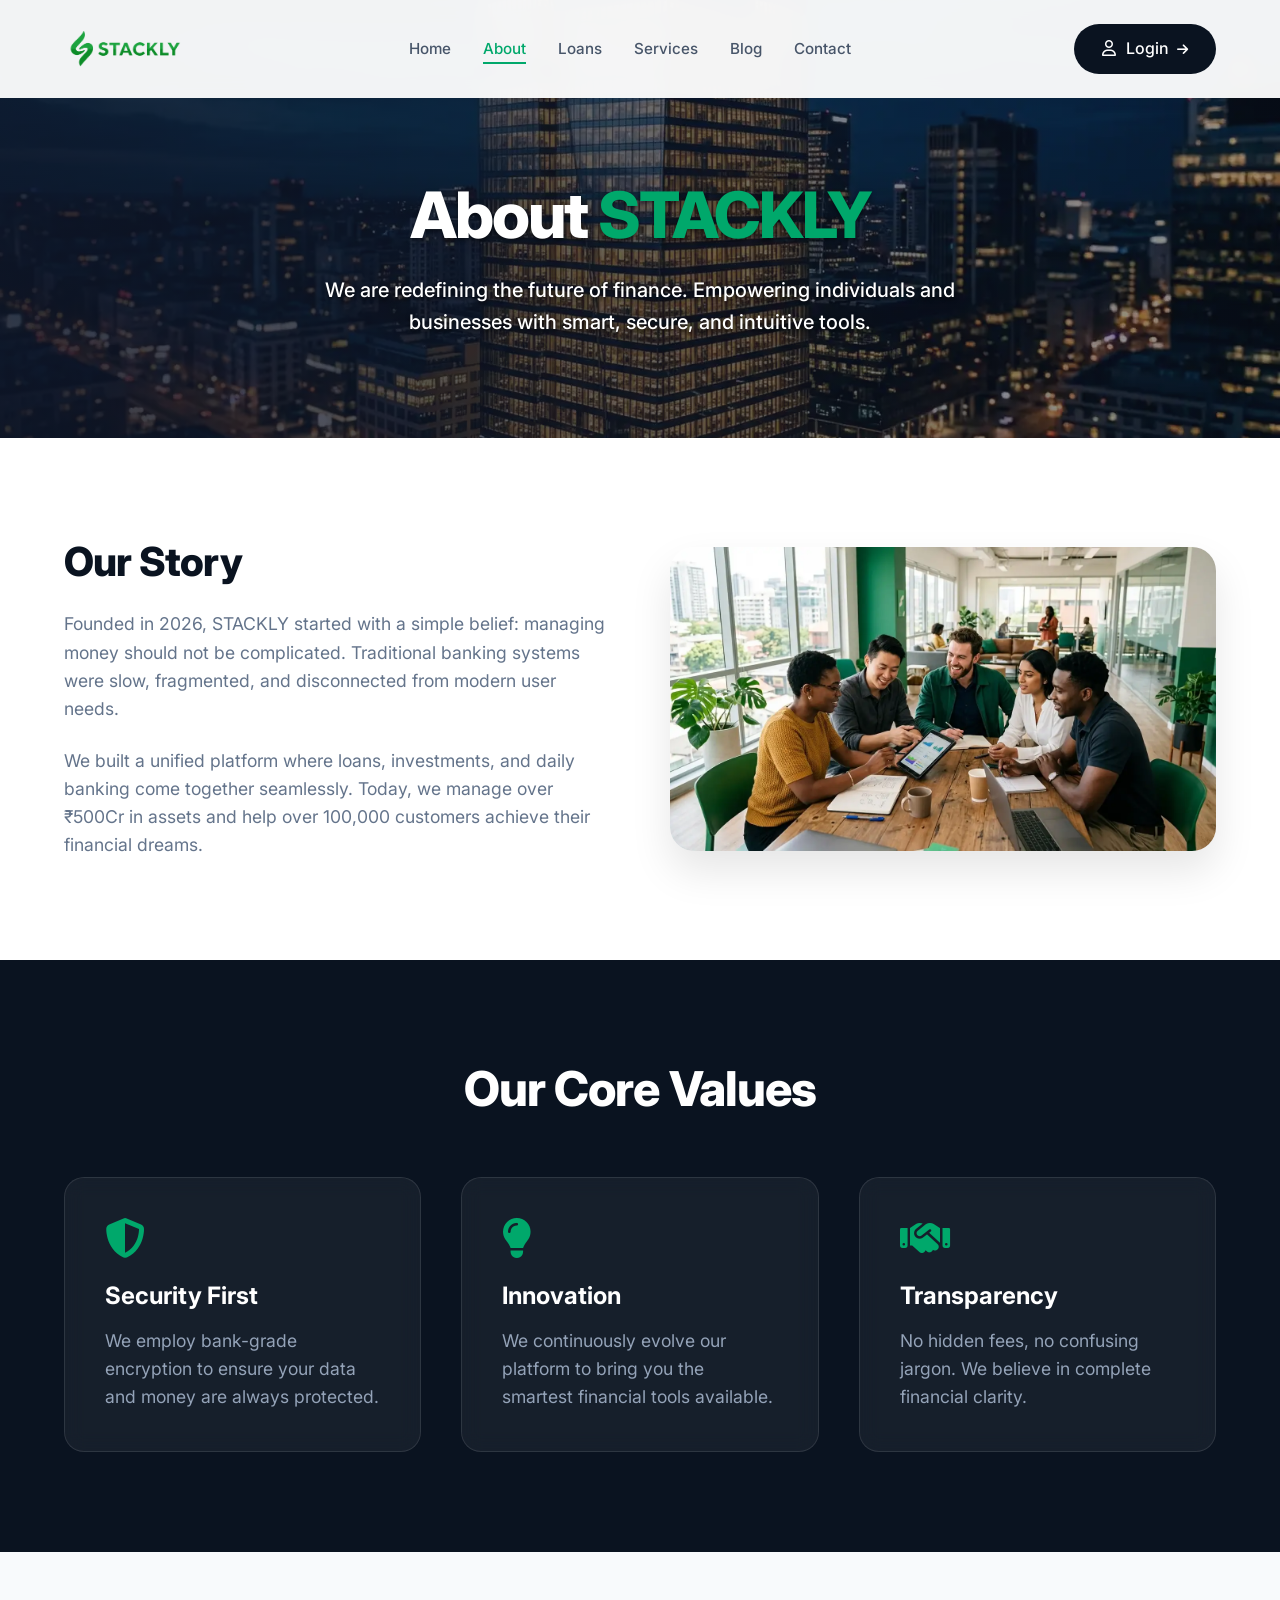
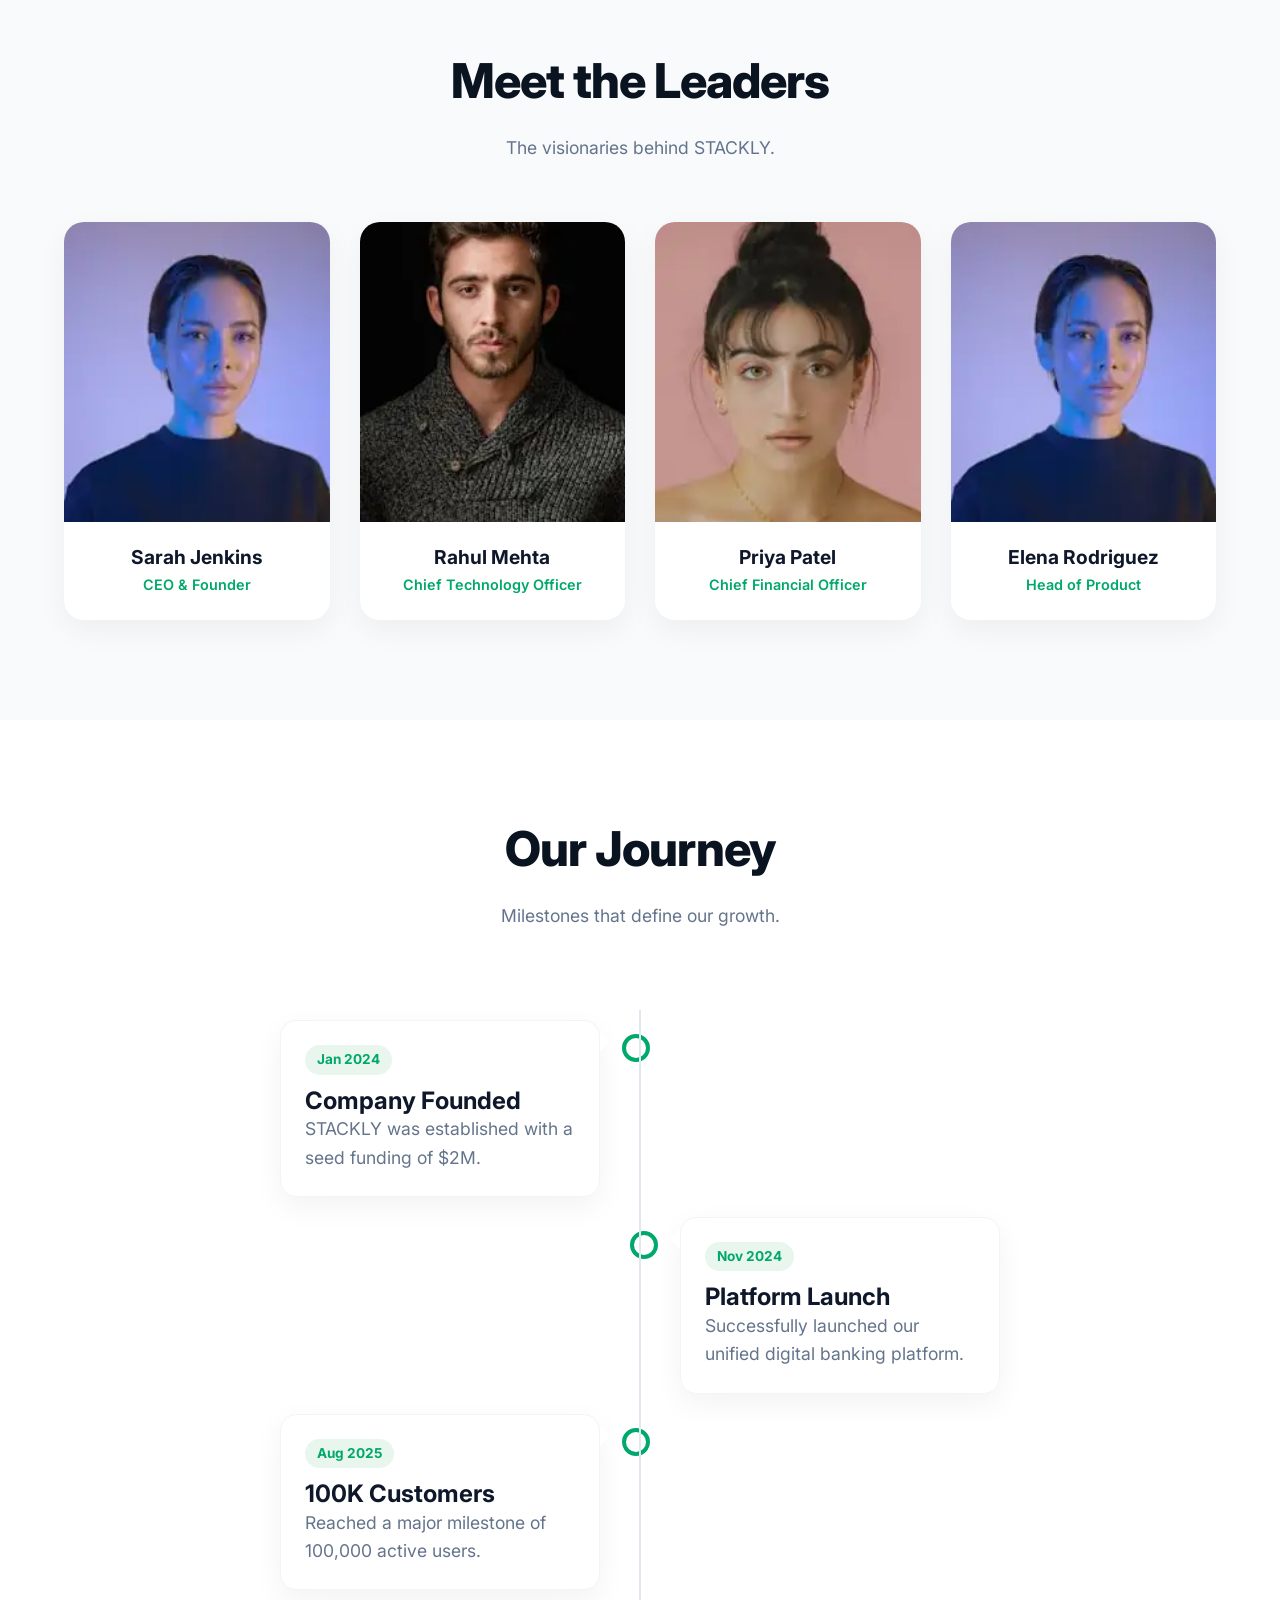
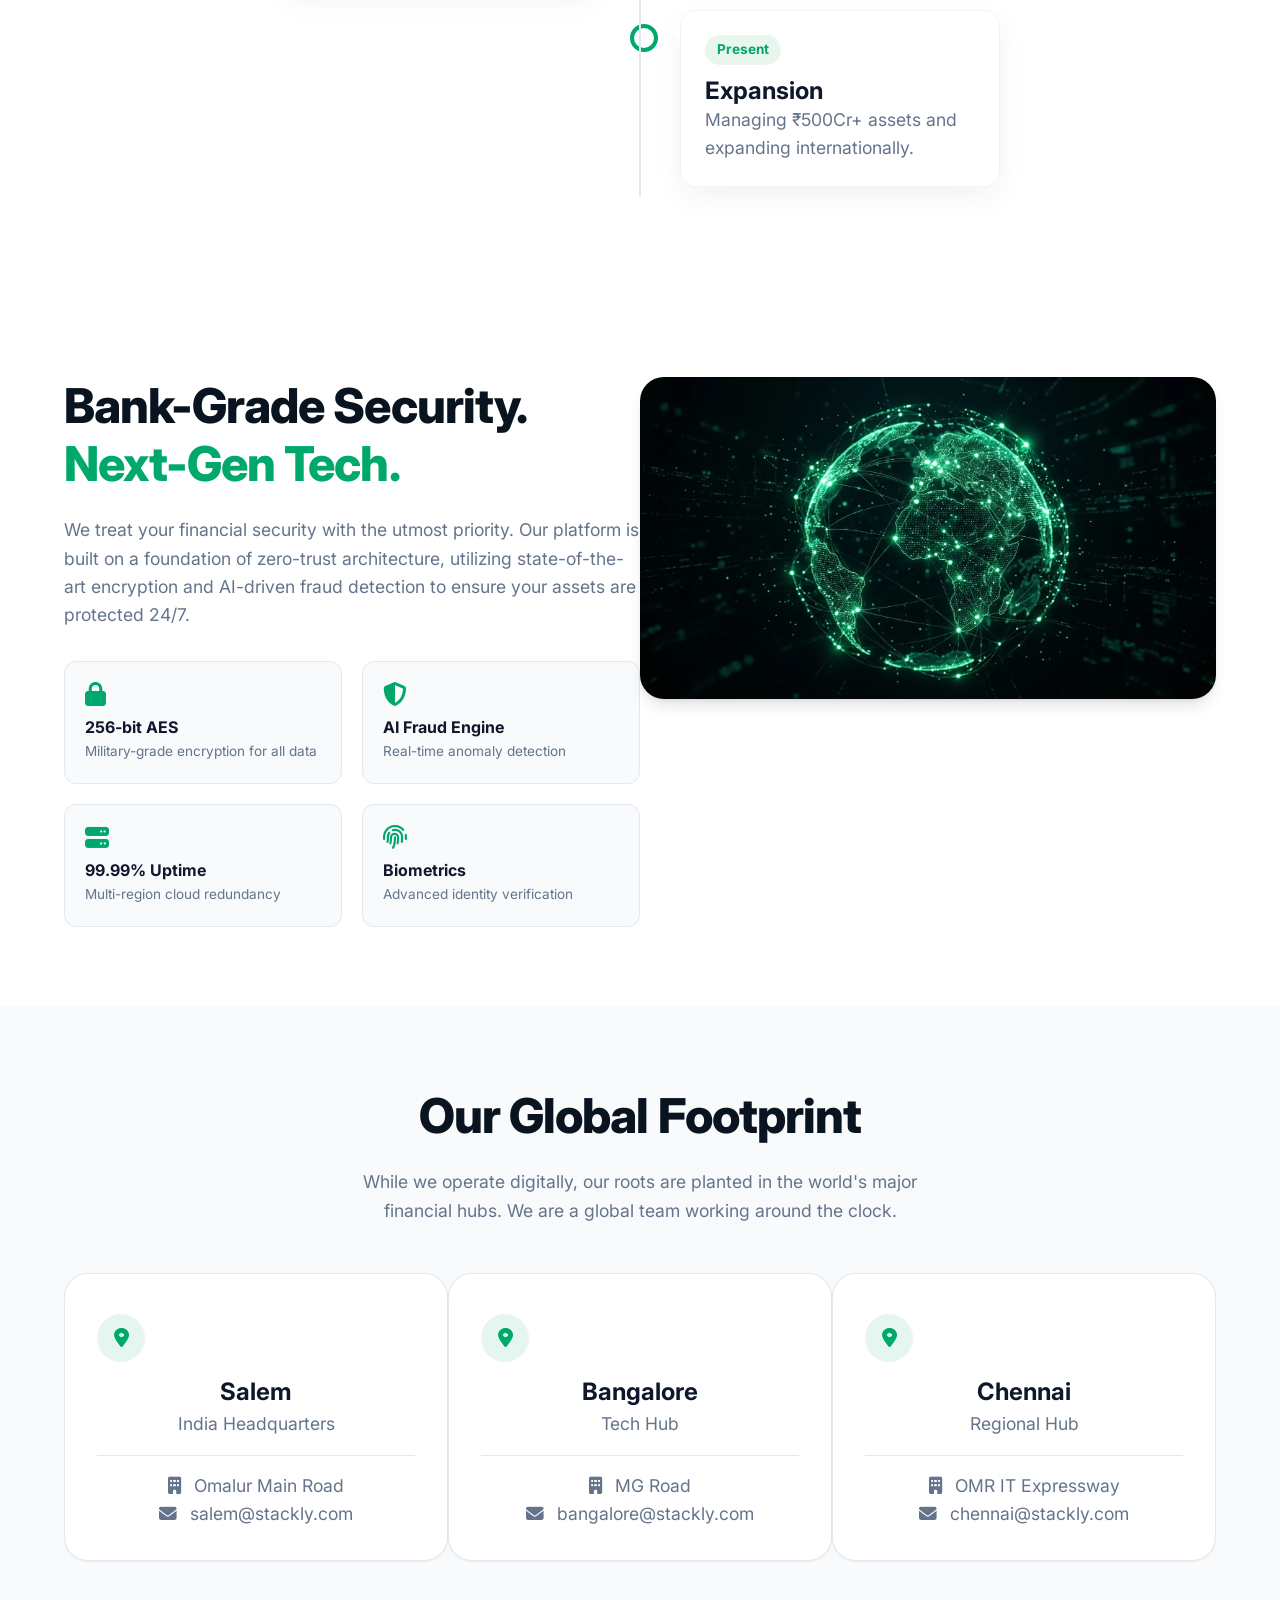
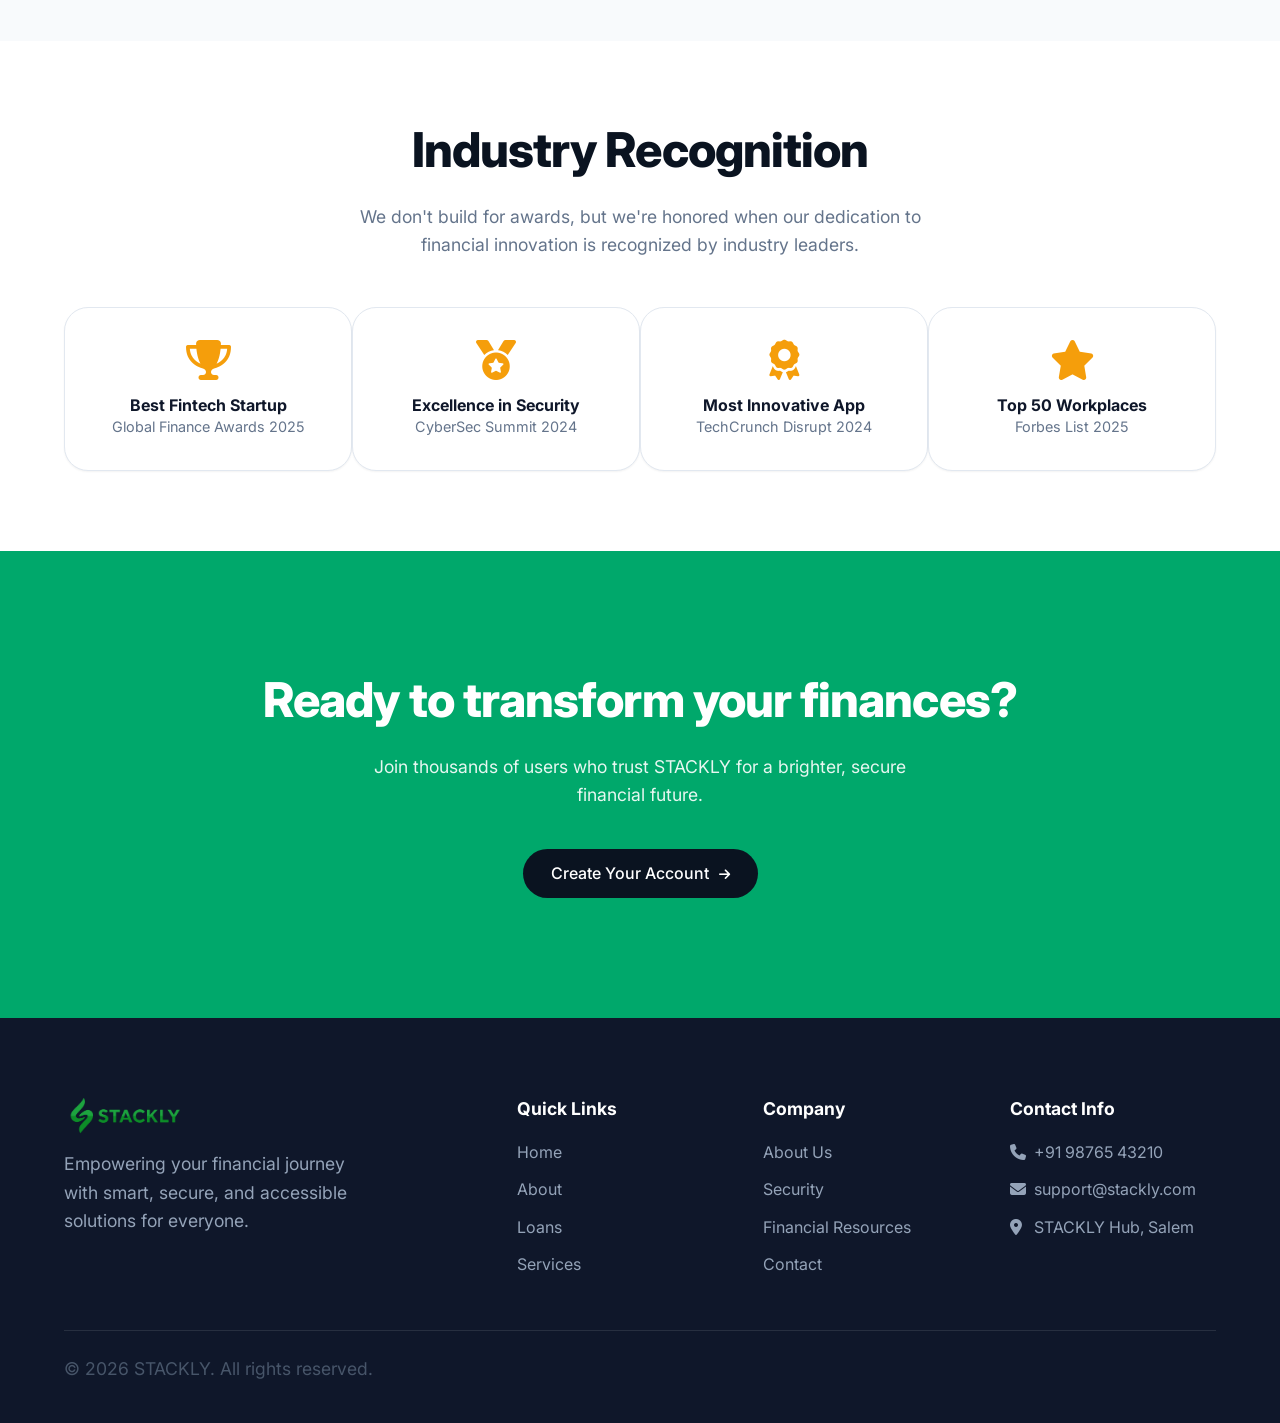
<file: about.html>
<!DOCTYPE html>
<html lang="en">
<head>
    <meta charset="UTF-8">
    <meta name="viewport" content="width=device-width, initial-scale=1.0">
    <title>About Us - STACKLY</title>
    <!-- Fonts & Icons -->
    <link rel="stylesheet" href="https://cdnjs.cloudflare.com/ajax/libs/font-awesome/6.4.0/css/all.min.css">
    <link rel="preconnect" href="https://fonts.googleapis.com">
    <link rel="preconnect" href="https://fonts.gstatic.com" crossorigin>
    <link href="https://fonts.googleapis.com/css2?family=Inter:wght@400;500;600;700;800&family=Caveat:wght@600&display=swap" rel="stylesheet">
    <link rel="stylesheet" href="CSS/style.css">
    <link rel="stylesheet" href="CSS/index.css">
    <link rel="stylesheet" href="CSS/about.css">
    <link rel="stylesheet" href="CSS/responsive.css">
    <link rel="stylesheet" href="CSS/hero-covers.css">
</head>
<body class="page-about">

    <!-- Navbar -->
    <nav class="navbar">
        <div class="container">
            <a href="index.html" class="nav-brand"><img src="assets/logos.webp" alt="STACKLY Logo" style="height: 36px; width: auto; object-fit: contain;"></a>
            <ul class="nav-links">
                <li><a href="index.html">Home</a></li>
                <li><a href="about.html" class="active">About</a></li>
                <li><a href="loans.html">Loans</a></li>
                <li><a href="services.html">Services</a></li>
                <li><a href="blog.html">Blog</a></li>
                <li><a href="contact.html">Contact</a></li>
            </ul>
            <div class="nav-actions">
                <a href="login.html" class="btn btn-login"><i class="fa-regular fa-user" style="margin-right: 6px;"></i> Login <i class="fa-solid fa-arrow-right" style="margin-left: 4px; font-size: 0.8rem;"></i></a>
            </div>
            <button class="hamburger" aria-label="Menu"><div class="hamburger-lines"><span></span><span></span><span></span></div></button>
        </div>
    </nav>

    <!-- 1. Hero Section -->
    <section class="about-hero">
        <div class="container fade-in">
            <h1>About <span class="text-primary">STACKLY</span></h1>
            <p>We are redefining the future of finance. Empowering individuals and businesses with smart, secure, and intuitive tools.</p>
        </div>
    </section>

    <!-- 2. Our Story -->
    <section class="story-section">
        <div class="container story-grid">
            <div class="story-content fade-in">
                <h2>Our Story</h2>
                <p class="text-muted" style="margin-bottom: 24px;">Founded in 2026, STACKLY started with a simple belief: managing money should not be complicated. Traditional banking systems were slow, fragmented, and disconnected from modern user needs.</p>
                <p class="text-muted">We built a unified platform where loans, investments, and daily banking come together seamlessly. Today, we manage over ₹500Cr in assets and help over 100,000 customers achieve their financial dreams.</p>
            </div>
            <div class="story-image fade-in">
                <img src="assets/our_story.webp" alt="Our Story">
            </div>
        </div>
    </section>

    <!-- 3. Core Values -->
    <section class="values-section">
        <div class="container">
            <h2>Our Core Values</h2>
            <div class="values-grid">
                <div class="value-card fade-in">
                    <i class="fa-solid fa-shield-halved"></i>
                    <h3>Security First</h3>
                    <p style="color: #94A3B8;">We employ bank-grade encryption to ensure your data and money are always protected.</p>
                </div>
                <div class="value-card fade-in">
                    <i class="fa-solid fa-lightbulb"></i>
                    <h3>Innovation</h3>
                    <p style="color: #94A3B8;">We continuously evolve our platform to bring you the smartest financial tools available.</p>
                </div>
                <div class="value-card fade-in">
                    <i class="fa-solid fa-handshake"></i>
                    <h3>Transparency</h3>
                    <p style="color: #94A3B8;">No hidden fees, no confusing jargon. We believe in complete financial clarity.</p>
                </div>
            </div>
        </div>
    </section>

    <!-- 4. Our Team -->
    <section class="team-section">
        <div class="container">
            <div class="team-header">
                <h2>Meet the Leaders</h2>
                <p class="text-muted">The visionaries behind STACKLY.</p>
            </div>
            <div class="team-grid">
                <div class="team-member fade-in">
                    <div class="team-img-wrapper">
                        <img src="assets/customer-1.webp" alt="CEO">
                    </div>
                    <div class="team-info">
                        <h3>Sarah Jenkins</h3>
                        <p>CEO & Founder</p>
                    </div>
                </div>
                <div class="team-member fade-in">
                    <div class="team-img-wrapper">
                        <img src="assets/customer-2.webp" alt="CTO">
                    </div>
                    <div class="team-info">
                        <h3>Rahul Mehta</h3>
                        <p>Chief Technology Officer</p>
                    </div>
                </div>
                <div class="team-member fade-in">
                    <div class="team-img-wrapper">
                        <img src="assets/customer-3.webp" alt="CFO">
                    </div>
                    <div class="team-info">
                        <h3>Priya Patel</h3>
                        <p>Chief Financial Officer</p>
                    </div>
                </div>
                <div class="team-member fade-in">
                    <div class="team-img-wrapper">
                        <img src="assets/customer-1.webp" alt="Head of Product">
                    </div>
                    <div class="team-info">
                        <h3>Elena Rodriguez</h3>
                        <p>Head of Product</p>
                    </div>
                </div>
            </div>
        </div>
    </section>

    <!-- 5. Milestones -->
    <section class="timeline-section">
        <div class="container">
            <div class="timeline-header">
                <h2>Our Journey</h2>
                <p class="text-muted">Milestones that define our growth.</p>
            </div>
            <div class="timeline">
                <div class="timeline-item left fade-in">
                    <div class="timeline-content">
                        <span class="timeline-date">Jan 2024</span>
                        <h3>Company Founded</h3>
                        <p class="text-muted">STACKLY was established with a seed funding of $2M.</p>
                    </div>
                </div>
                <div class="timeline-item right fade-in">
                    <div class="timeline-content">
                        <span class="timeline-date">Nov 2024</span>
                        <h3>Platform Launch</h3>
                        <p class="text-muted">Successfully launched our unified digital banking platform.</p>
                    </div>
                </div>
                <div class="timeline-item left fade-in">
                    <div class="timeline-content">
                        <span class="timeline-date">Aug 2025</span>
                        <h3>100K Customers</h3>
                        <p class="text-muted">Reached a major milestone of 100,000 active users.</p>
                    </div>
                </div>
                <div class="timeline-item right fade-in">
                    <div class="timeline-content">
                        <span class="timeline-date">Present</span>
                        <h3>Expansion</h3>
                        <p class="text-muted">Managing ₹500Cr+ assets and expanding internationally.</p>
                    </div>
                </div>
            </div>
        </div>
    </section>

    <!-- 6. Join Us / CTA -->
    
    <!-- NEW SECTION: Security & Technology -->
    <section class="section section-light security-tech-section">
        <div class="container grid-2" style="align-items: start;">
            <div class="fade-in">
                <h2>Bank-Grade Security. <br><span class="text-primary">Next-Gen Tech.</span></h2>
                <p class="text-muted" style="margin-bottom: 24px; font-size: 1.1rem;">
                    We treat your financial security with the utmost priority. Our platform is built on a foundation of zero-trust architecture, utilizing state-of-the-art encryption and AI-driven fraud detection to ensure your assets are protected 24/7.
                </p>
                <div class="tech-grid">
                    <div class="tech-box">
                        <i class="fa-solid fa-lock text-primary"></i>
                        <h4>256-bit AES</h4>
                        <p>Military-grade encryption for all data</p>
                    </div>
                    <div class="tech-box">
                        <i class="fa-solid fa-shield-halved text-primary"></i>
                        <h4>AI Fraud Engine</h4>
                        <p>Real-time anomaly detection</p>
                    </div>
                    <div class="tech-box">
                        <i class="fa-solid fa-server text-primary"></i>
                        <h4>99.99% Uptime</h4>
                        <p>Multi-region cloud redundancy</p>
                    </div>
                    <div class="tech-box">
                        <i class="fa-solid fa-fingerprint text-primary"></i>
                        <h4>Biometrics</h4>
                        <p>Advanced identity verification</p>
                    </div>
                </div>
            </div>
            <div class="security-image fade-in" style="text-align: center;">
                <img src="assets/hero_services.webp" alt="Security Infrastructure" style="border-radius: 24px; box-shadow: var(--shadow-lg);">
            </div>
        </div>
    </section>

    <!-- NEW SECTION: Global Presence -->
    <section class="section section-muted global-presence-section">
        <div class="container text-center fade-in">
            <h2>Our Global Footprint</h2>
            <p class="text-muted" style="max-width: 600px; margin: 0 auto 48px;">
                While we operate digitally, our roots are planted in the world's major financial hubs. We are a global team working around the clock.
            </p>
            <div class="grid-3 text-left">
                <div class="card office-card">
                    <div class="office-icon"><i class="fa-solid fa-location-dot"></i></div>
                    <h3>Salem</h3>
                    <p class="text-muted">India Headquarters</p>
                    <hr style="border: none; border-top: 1px solid var(--border-color); margin: 16px 0;">
                    <p class="text-muted"><i class="fa-solid fa-building" style="margin-right: 8px;"></i> Omalur Main Road</p>
                    <p class="text-muted"><i class="fa-solid fa-envelope" style="margin-right: 8px;"></i> salem@stackly.com</p>
                </div>
                <div class="card office-card">
                    <div class="office-icon"><i class="fa-solid fa-location-dot"></i></div>
                    <h3>Bangalore</h3>
                    <p class="text-muted">Tech Hub</p>
                    <hr style="border: none; border-top: 1px solid var(--border-color); margin: 16px 0;">
                    <p class="text-muted"><i class="fa-solid fa-building" style="margin-right: 8px;"></i> MG Road</p>
                    <p class="text-muted"><i class="fa-solid fa-envelope" style="margin-right: 8px;"></i> bangalore@stackly.com</p>
                </div>
                <div class="card office-card">
                    <div class="office-icon"><i class="fa-solid fa-location-dot"></i></div>
                    <h3>Chennai</h3>
                    <p class="text-muted">Regional Hub</p>
                    <hr style="border: none; border-top: 1px solid var(--border-color); margin: 16px 0;">
                    <p class="text-muted"><i class="fa-solid fa-building" style="margin-right: 8px;"></i> OMR IT Expressway</p>
                    <p class="text-muted"><i class="fa-solid fa-envelope" style="margin-right: 8px;"></i> chennai@stackly.com</p>
                </div>
            </div>
        </div>
    </section>

    <!-- NEW SECTION: Awards & Recognition -->
    <section class="section section-light awards-section">
        <div class="container text-center fade-in">
            <h2>Industry Recognition</h2>
            <p class="text-muted" style="max-width: 600px; margin: 0 auto 48px;">
                We don't build for awards, but we're honored when our dedication to financial innovation is recognized by industry leaders.
            </p>
            <div class="grid-4">
                <div class="card award-card">
                    <i class="fa-solid fa-trophy" style="font-size: 2.5rem; color: #F59E0B; margin-bottom: 16px;"></i>
                    <h4>Best Fintech Startup</h4>
                    <p class="text-muted" style="font-size: 0.9rem;">Global Finance Awards 2025</p>
                </div>
                <div class="card award-card">
                    <i class="fa-solid fa-medal" style="font-size: 2.5rem; color: #F59E0B; margin-bottom: 16px;"></i>
                    <h4>Excellence in Security</h4>
                    <p class="text-muted" style="font-size: 0.9rem;">CyberSec Summit 2024</p>
                </div>
                <div class="card award-card">
                    <i class="fa-solid fa-award" style="font-size: 2.5rem; color: #F59E0B; margin-bottom: 16px;"></i>
                    <h4>Most Innovative App</h4>
                    <p class="text-muted" style="font-size: 0.9rem;">TechCrunch Disrupt 2024</p>
                </div>
                <div class="card award-card">
                    <i class="fa-solid fa-star" style="font-size: 2.5rem; color: #F59E0B; margin-bottom: 16px;"></i>
                    <h4>Top 50 Workplaces</h4>
                    <p class="text-muted" style="font-size: 0.9rem;">Forbes List 2025</p>
                </div>
            </div>
        </div>
    </section>


    <section class="join-section fade-in">
        <div class="container">
            <h2>Ready to transform your finances?</h2>
            <p>Join thousands of users who trust STACKLY for a brighter, secure financial future.</p>
            <a href="login.html" class="btn btn-login">Create Your Account <i class="fa-solid fa-arrow-right" style="margin-left: 6px; font-size: 0.8rem;"></i></a>
        </div>
    </section>

    <footer class="footer">
        <!-- ... (Same footer as before) ... -->
        <div class="container">
            <div class="footer-grid">
                <div>
                    <div class="footer-brand"><a href="index.html"><img src="assets/logos.webp" alt="STACKLY Logo" style="height: 36px; width: auto; object-fit: contain;"></a></div>
                    <p class="footer-text">Empowering your financial journey with smart, secure, and accessible solutions for everyone.</p>
                </div>
                <div class="footer-links">
                    <h4>Quick Links</h4>
                    <ul>
                        <li><a href="index.html">Home</a></li>
                        <li><a href="about.html">About</a></li>
                        <li><a href="loans.html">Loans</a></li>
                        <li><a href="services.html">Services</a></li>
                    </ul>
                </div>
                <div class="footer-links">
                    <h4>Company</h4>
                    <ul>
                        <li><a href="404.html">About Us</a></li>
                        <li><a href="404.html">Security</a></li>
                        <li><a href="404.html">Financial Resources</a></li>
                        <li><a href="contact.html">Contact</a></li>
                    </ul>
                </div>
                <div class="footer-links">
                    <h4>Contact Info</h4>
                    <ul>
                        <li style="color: #94A3B8; margin-bottom: 12px;"><i class="fa-solid fa-phone" style="width: 20px;"></i> +91 98765 43210</li>
                        <li style="color: #94A3B8; margin-bottom: 12px;"><i class="fa-solid fa-envelope" style="width: 20px;"></i> support@stackly.com</li>
                        <li style="color: #94A3B8; margin-bottom: 12px;"><i class="fa-solid fa-location-dot" style="width: 20px;"></i> STACKLY Hub, Salem</li>
                    </ul>
                </div>
            </div>
            <div class="footer-bottom">
                <p>&copy; 2026 STACKLY. All rights reserved.</p>
                
            </div>
        </div>
    </footer>

    <!-- GSAP Libraries for Animation -->
    
    
    
    <script src="JS/script.js"></script>
    
    <script src="JS/mobile-nav.js"></script>
</body>
</html>
</file>
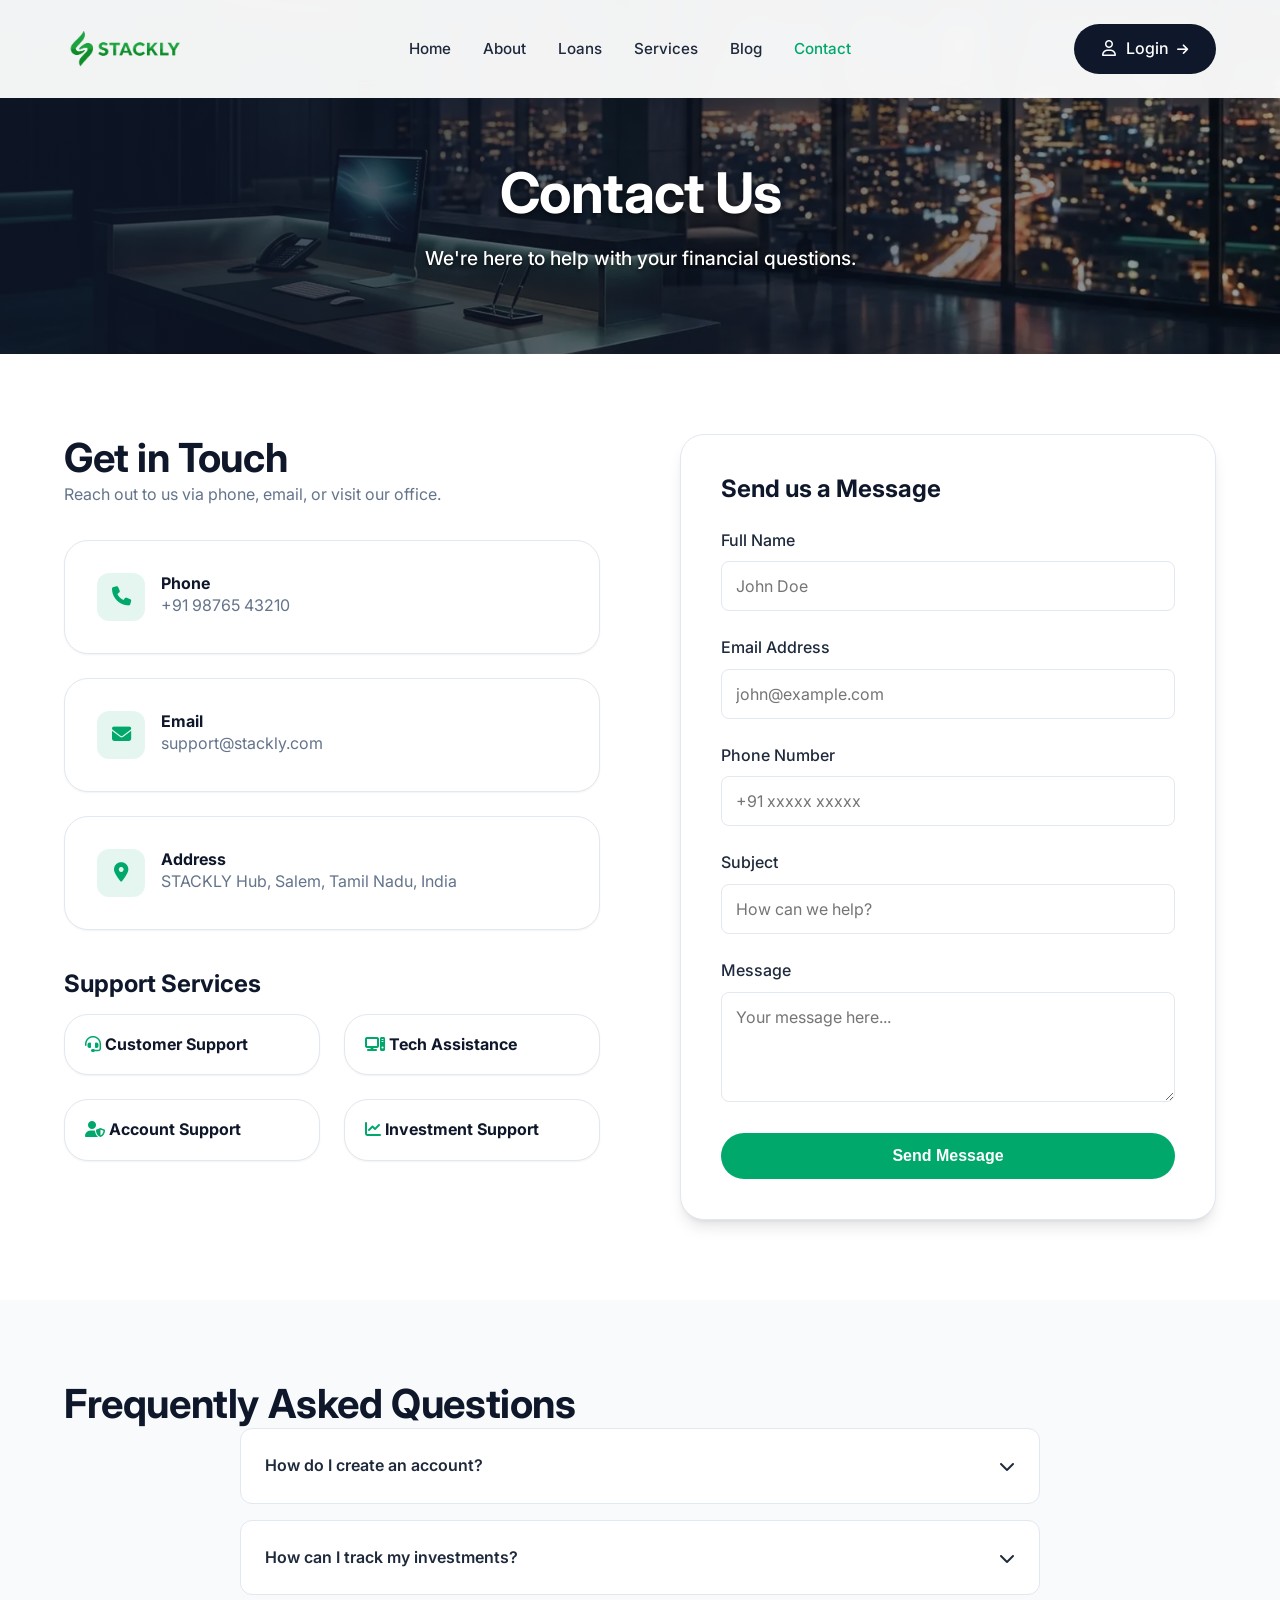
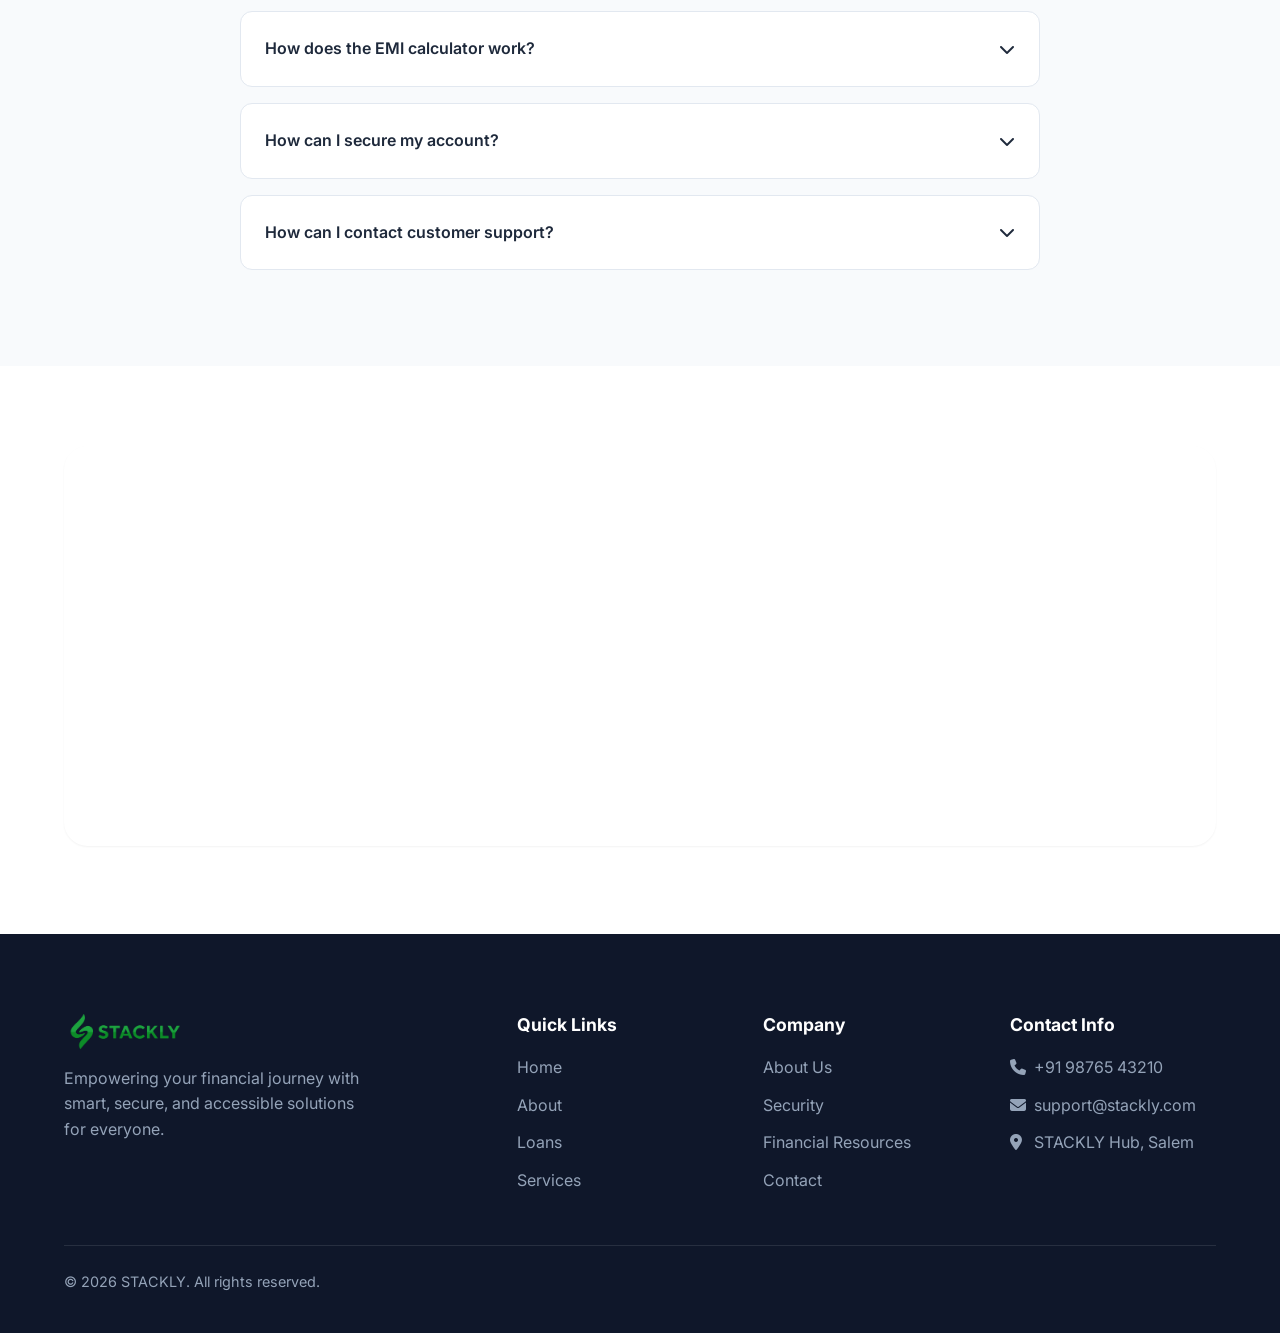
<file: contact.html>
<!DOCTYPE html>
<html lang="en">
<head>
    <meta charset="UTF-8">
    <meta name="viewport" content="width=device-width, initial-scale=1.0">
    <title>Contact Us - STACKLY</title>
    <link rel="stylesheet" href="https://cdnjs.cloudflare.com/ajax/libs/font-awesome/6.4.0/css/all.min.css">
    <link rel="stylesheet" href="CSS/style.css">
    <style>
        .page-banner {
            padding: 160px 0 80px;
            background: linear-gradient(135deg, var(--secondary-color) 0%, #1e293b 100%);
            color: white;
            text-align: center;
        }
        .page-banner h1 { color: white; margin-bottom: 16px; }
        .page-banner p { color: #94A3B8; font-size: 1.2rem; max-width: 600px; margin: 0 auto; }
        
        .contact-card {
            background: white;
            padding: 40px;
            border-radius: var(--border-radius-lg);
            box-shadow: var(--shadow-lg);
            border: 1px solid var(--border-color);
        }

        .form-group { margin-bottom: 24px; }
        .form-group label { display: block; margin-bottom: 8px; font-weight: 500; }
        .form-group input, .form-group textarea {
            width: 100%;
            padding: 14px;
            border: 1px solid var(--border-color);
            border-radius: var(--border-radius-sm);
            font-family: inherit;
            font-size: 1rem;
        }
        .form-group input:focus, .form-group textarea:focus {
            outline: none;
            border-color: var(--primary-color);
        }

        /* Map UI */
        .map-ui {
            background: var(--background-muted);
            border-radius: var(--border-radius-lg);
            height: 400px;
            display: flex;
            align-items: center;
            justify-content: center;
            flex-direction: column;
            color: var(--text-muted);
            border: 1px dashed var(--border-color);
        }
    </style>
    <link rel="stylesheet" href="CSS/responsive.css">
    <link rel="stylesheet" href="CSS/hero-covers.css">
</head>
<body class="page-contact">
    <!-- Navbar -->
    <nav class="navbar">
        <div class="container">
            <a href="index.html" class="nav-brand"><img src="assets/logos.webp" alt="STACKLY Logo" style="height: 36px; width: auto; object-fit: contain;"></a>
            <ul class="nav-links">
                <li><a href="index.html">Home</a></li>
                <li><a href="about.html">About</a></li>
                <li><a href="loans.html">Loans</a></li>
                <li><a href="services.html">Services</a></li>
                <li><a href="blog.html">Blog</a></li>
                <li><a href="contact.html" class="active">Contact</a></li>
            </ul>
            <div class="nav-actions">
                <a href="login.html" class="btn btn-login"><i class="fa-regular fa-user" style="margin-right: 6px;"></i> Login <i class="fa-solid fa-arrow-right" style="margin-left: 4px; font-size: 0.8rem;"></i></a>
            </div>
            <button class="hamburger" aria-label="Menu"><div class="hamburger-lines"><span></span><span></span><span></span></div></button>
        </div>
    </nav>

    <section class="page-banner">
        <div class="container fade-in">
            <h1>Contact Us</h1>
            <p>We're here to help with your financial questions.</p>
        </div>
    </section>

    <section class="section section-light">
        <div class="container grid-2" style="gap: 80px; align-items: start;">
            <!-- Contact Info & Support Services -->
            <div class="fade-in">
                <h2>Get in Touch</h2>
                <p class="text-muted" style="margin-bottom: 32px;">Reach out to us via phone, email, or visit our office.</p>
                
                <div class="card" style="margin-bottom: 24px; display:flex; gap:16px; align-items:center;">
                    <div class="card-icon" style="margin:0; width:48px; height:48px; font-size:1.2rem;"><i class="fa-solid fa-phone"></i></div>
                    <div>
                        <h4 style="margin:0;">Phone</h4>
                        <p class="text-muted">+91 98765 43210</p>
                    </div>
                </div>
                
                <div class="card" style="margin-bottom: 24px; display:flex; gap:16px; align-items:center;">
                    <div class="card-icon" style="margin:0; width:48px; height:48px; font-size:1.2rem;"><i class="fa-solid fa-envelope"></i></div>
                    <div>
                        <h4 style="margin:0;">Email</h4>
                        <p class="text-muted"><a href="mailto:support@stackly.com">support@stackly.com</a></p>
                    </div>
                </div>

                <div class="card" style="margin-bottom: 40px; display:flex; gap:16px; align-items:center;">
                    <div class="card-icon" style="margin:0; width:48px; height:48px; font-size:1.2rem;"><i class="fa-solid fa-location-dot"></i></div>
                    <div>
                        <h4 style="margin:0;">Address</h4>
                        <p class="text-muted">STACKLY Hub, Salem, Tamil Nadu, India</p>
                    </div>
                </div>

                <h3>Support Services</h3>
                <div class="grid grid-2" style="margin-top: 16px;">
                    <div class="card" style="padding: 20px;">
                        <h4><i class="fa-solid fa-headset text-primary"></i> Customer Support</h4>
                    </div>
                    <div class="card" style="padding: 20px;">
                        <h4><i class="fa-solid fa-computer text-primary"></i> Tech Assistance</h4>
                    </div>
                    <div class="card" style="padding: 20px;">
                        <h4><i class="fa-solid fa-user-shield text-primary"></i> Account Support</h4>
                    </div>
                    <div class="card" style="padding: 20px;">
                        <h4><i class="fa-solid fa-chart-line text-primary"></i> Investment Support</h4>
                    </div>
                </div>
            </div>

            <!-- Contact Form -->
            <div class="contact-card fade-in">
                <h3 style="margin-bottom: 24px;">Send us a Message</h3>
                <div id="formSuccessMessage" style="display:none; padding:16px; background:#dcfce7; color:#166534; border-radius:8px; margin-bottom:24px;">
                    Thank you! Your message has been sent successfully.
                </div>
                <form id="contactForm">
                    <div class="form-group">
                        <label>Full Name</label>
                        <input type="text" id="fullName" required placeholder="John Doe" oninput="this.value = this.value.replace(/[^a-zA-Z\s]/g, '')">
                    </div>
                    <div class="form-group">
                        <label>Email Address</label>
                        <input type="email" id="email" required placeholder="john@example.com">
                    </div>
                    <div class="form-group">
                        <label>Phone Number</label>
                        <input type="tel" id="phone" required placeholder="+91 xxxxx xxxxx" oninput="this.value = this.value.replace(/[^0-9+ ]/g, '')">
                    </div>
                    <div class="form-group">
                        <label>Subject</label>
                        <input type="text" id="subject" required placeholder="How can we help?">
                    </div>
                    <div class="form-group">
                        <label>Message</label>
                        <textarea id="message" rows="4" required placeholder="Your message here..."></textarea>
                    </div>
                    <button type="submit" class="btn btn-primary" style="width: 100%;">Send Message</button>
                </form>
            </div>
        </div>
    </section>

    <!-- FAQ Section -->
    <section class="section section-muted">
        <div class="container">
            <div class="section-header fade-in">
                <h2>Frequently Asked Questions</h2>
            </div>
            <div style="max-width: 800px; margin: 0 auto;" class="fade-in">
                <div class="faq-item">
                    <div class="faq-question">How do I create an account? <i class="fa-solid fa-chevron-down"></i></div>
                    <div class="faq-answer"><p class="text-muted">You can create an account by clicking the "Login" button and selecting "Create Account". The process is entirely digital and takes less than 5 minutes.</p></div>
                </div>
                <div class="faq-item">
                    <div class="faq-question">How can I track my investments? <i class="fa-solid fa-chevron-down"></i></div>
                    <div class="faq-answer"><p class="text-muted">Once logged in, navigate to the Investments tab on your dashboard. You'll see real-time performance metrics and detailed reports.</p></div>
                </div>
                <div class="faq-item">
                    <div class="faq-question">How does the EMI calculator work? <i class="fa-solid fa-chevron-down"></i></div>
                    <div class="faq-answer"><p class="text-muted">The EMI calculator uses standard financial formulas to compute your monthly payments based on loan amount, interest rate, and tenure.</p></div>
                </div>
                <div class="faq-item">
                    <div class="faq-question">How can I secure my account? <i class="fa-solid fa-chevron-down"></i></div>
                    <div class="faq-answer"><p class="text-muted">We strongly recommend enabling Two-Factor Authentication (2FA) in your account settings under the Security tab.</p></div>
                </div>
                <div class="faq-item">
                    <div class="faq-question">How can I contact customer support? <i class="fa-solid fa-chevron-down"></i></div>
                    <div class="faq-answer"><p class="text-muted">You can reach us via the contact form on this page, or email us directly at support@stackly.com.</p></div>
                </div>
            </div>
        </div>
    </section>

    <!-- Location Map UI -->
    <section class="section section-light">
        <div class="container fade-in">
            <iframe src="https://www.google.com/maps/embed?pb=!1m18!1m12!1m3!1d125026.17242171457!2d78.07722485820312!3d11.653738099999999!2m3!1f0!2f0!3f0!3m2!1i1024!2i768!4f13.1!3m3!1m2!1s0x3babf1cc71485641%3A0xc6e4f3a763ed0378!2sSalem%2C%20Tamil%20Nadu!5e0!3m2!1sen!2sin!4v1711200000000!5m2!1sen!2sin" width="100%" height="400" style="border:0; border-radius: var(--border-radius-lg); box-shadow: var(--shadow-sm);" allowfullscreen="" loading="lazy" referrerpolicy="no-referrer-when-downgrade"></iframe>
        </div>
    </section>

    <footer class="footer">
        <div class="container">
            <div class="footer-grid">
                <div>
                    <div class="footer-brand"><a href="index.html"><img src="assets/logos.webp" alt="STACKLY Logo" style="height: 36px; width: auto; object-fit: contain;"></a></div>
                    <p class="footer-text">Empowering your financial journey with smart, secure, and accessible solutions for everyone.</p>
                </div>
                <div class="footer-links">
                    <h4>Quick Links</h4>
                    <ul>
                        <li><a href="index.html">Home</a></li>
                        <li><a href="about.html">About</a></li>
                        <li><a href="loans.html">Loans</a></li>
                        <li><a href="services.html">Services</a></li>
                    </ul>
                </div>
                <div class="footer-links">
                    <h4>Company</h4>
                    <ul>
                        <li><a href="404.html">About Us</a></li>
                        <li><a href="404.html">Security</a></li>
                        <li><a href="404.html">Financial Resources</a></li>
                        <li><a href="contact.html">Contact</a></li>
                    </ul>
                </div>
                <div class="footer-links">
                    <h4>Contact Info</h4>
                    <ul>
                        <li style="color: #94A3B8; margin-bottom: 12px;"><i class="fa-solid fa-phone" style="width: 20px;"></i> +91 98765 43210</li>
                        <li style="color: #94A3B8; margin-bottom: 12px;"><i class="fa-solid fa-envelope" style="width: 20px;"></i> support@stackly.com</li>
                        <li style="color: #94A3B8; margin-bottom: 12px;"><i class="fa-solid fa-location-dot" style="width: 20px;"></i> STACKLY Hub, Salem</li>
                    </ul>
                </div>
            </div>
            <div class="footer-bottom">
                <p>&copy; 2026 STACKLY. All rights reserved.</p>
            </div>
        </div>
    </footer>

    <script src="JS/script.js"></script>
    <script src="JS/contact.js"></script>
    <script src="JS/mobile-nav.js"></script>
</body>
</html>
</file>
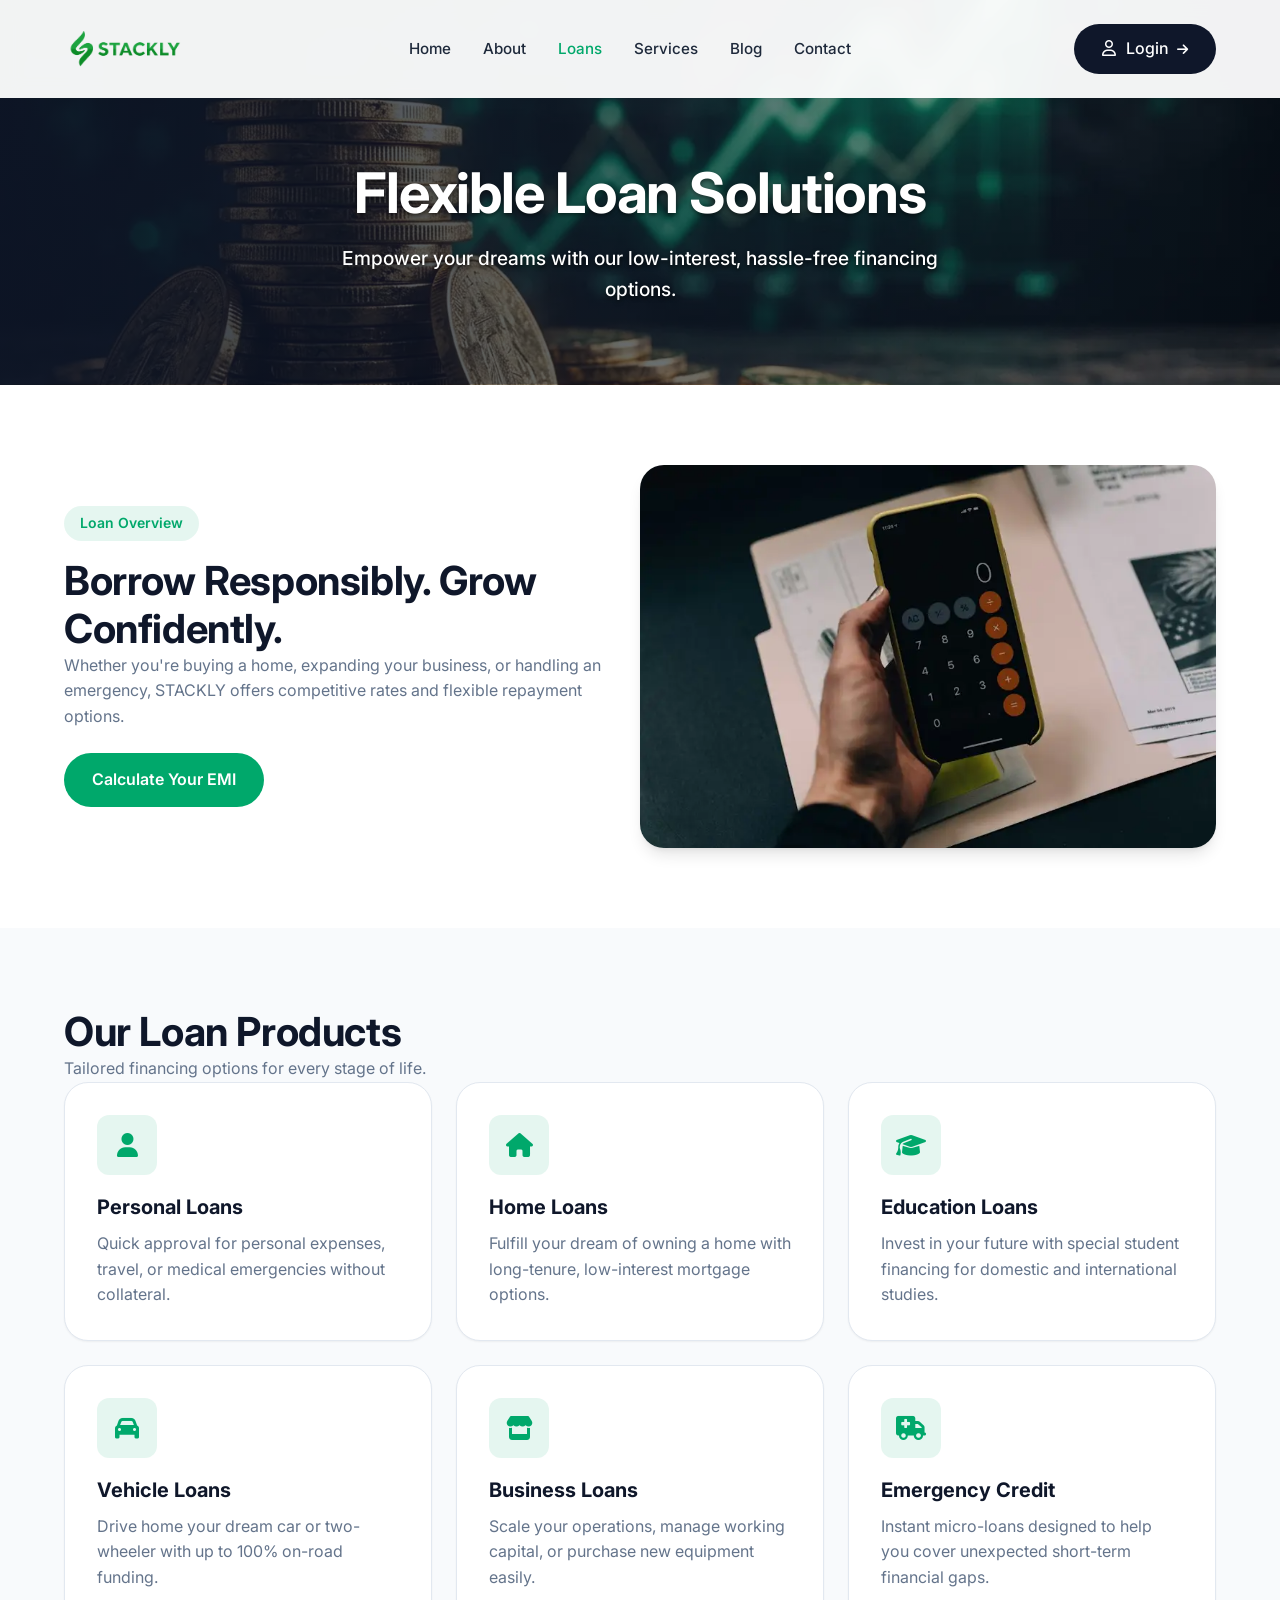
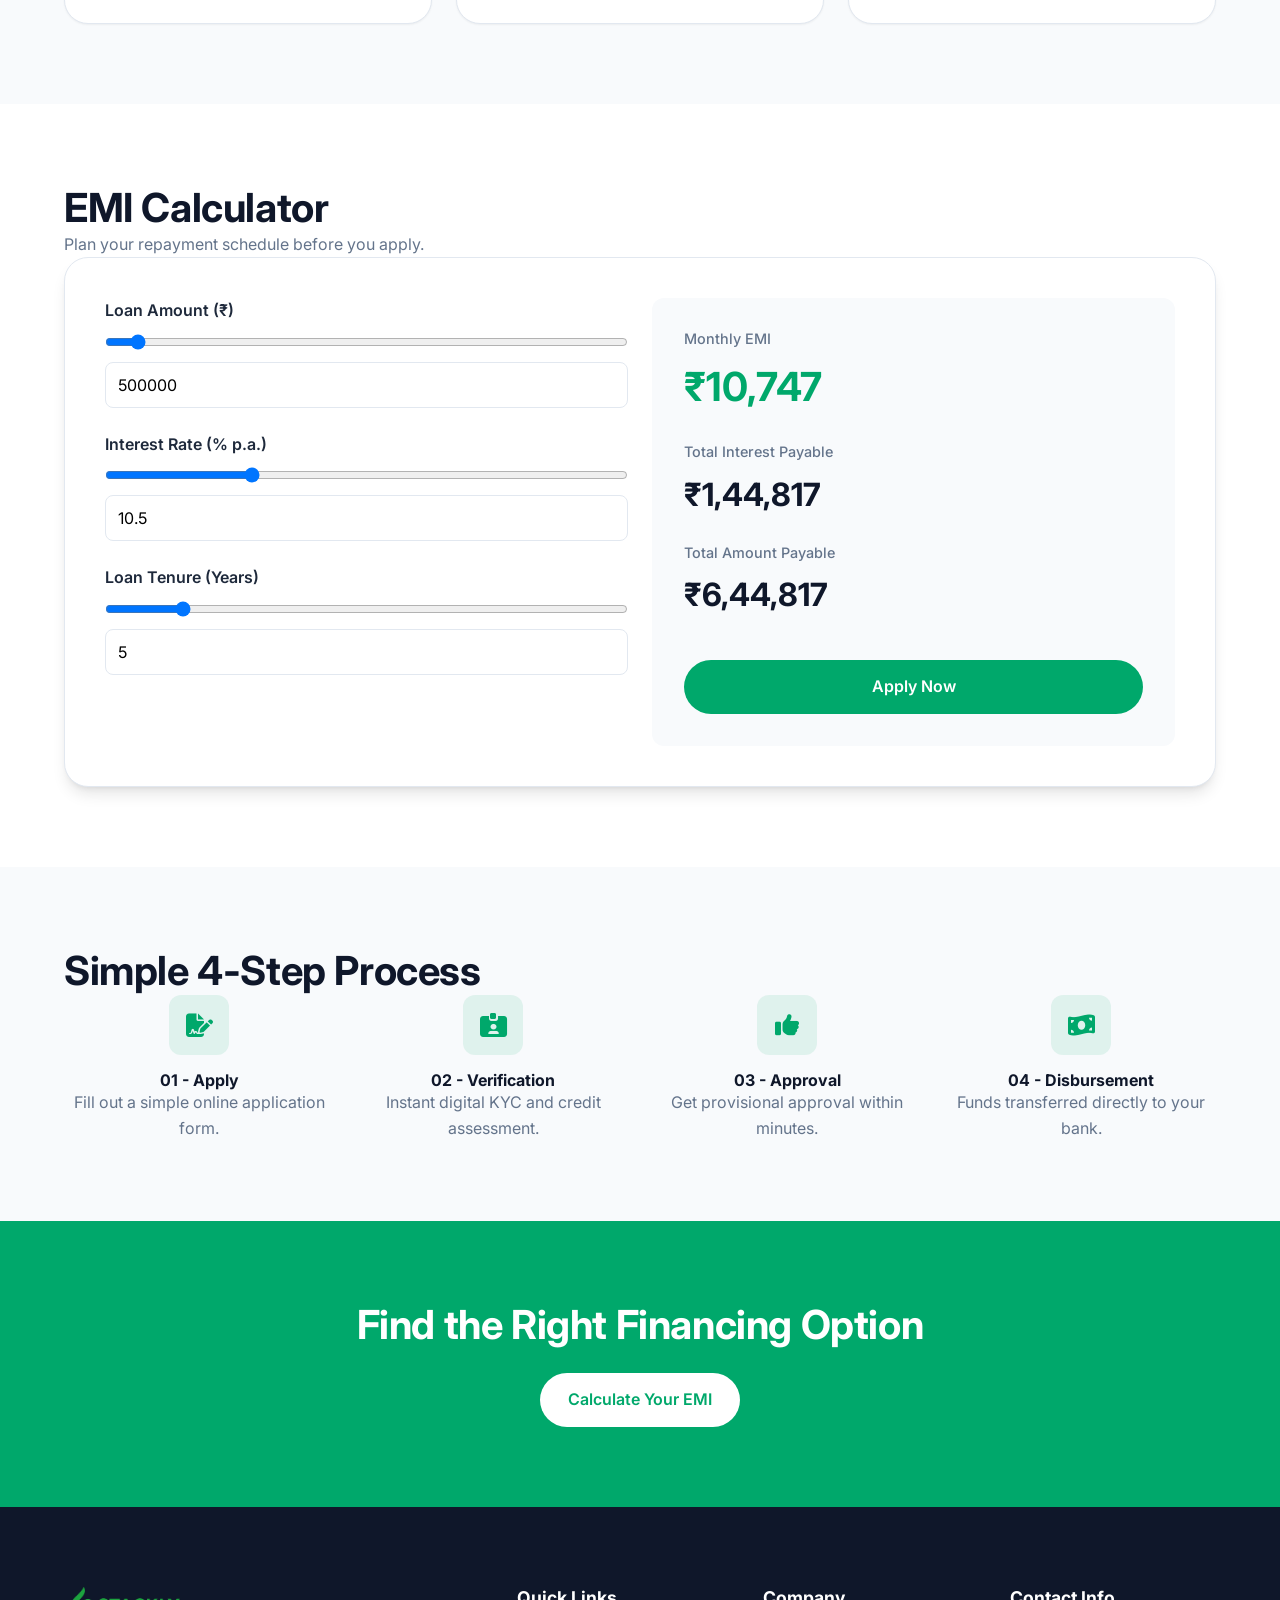
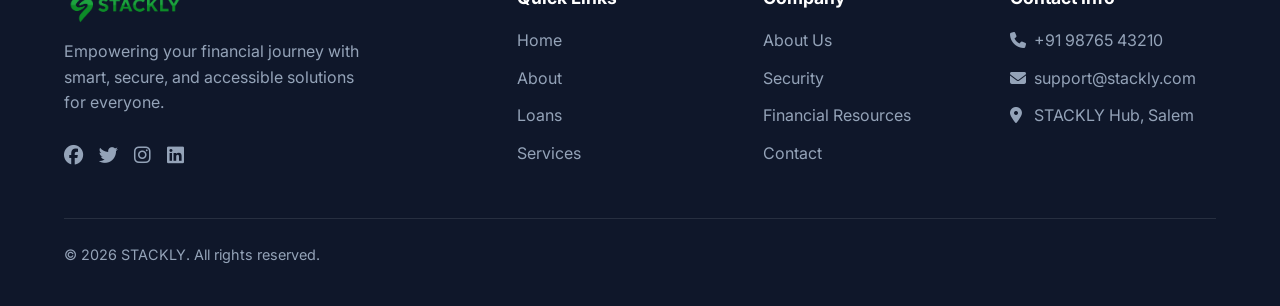
<file: loans.html>
<!DOCTYPE html>
<html lang="en">
<head>
    <meta charset="UTF-8">
    <meta name="viewport" content="width=device-width, initial-scale=1.0">
    <title>Flexible Loans - STACKLY</title>
    <link rel="stylesheet" href="https://cdnjs.cloudflare.com/ajax/libs/font-awesome/6.4.0/css/all.min.css">
    <link rel="stylesheet" href="CSS/style.css">
    <style>
        .page-banner {
            padding: 160px 0 80px;
            background: linear-gradient(135deg, var(--secondary-color) 0%, #1e293b 100%);
            color: white;
            text-align: center;
        }
        .page-banner h1 { color: white; margin-bottom: 16px; }
        .page-banner p { color: #94A3B8; font-size: 1.2rem; max-width: 600px; margin: 0 auto; }
        
        .calculator-container {
            background: white;
            padding: 40px;
            border-radius: var(--border-radius-lg);
            box-shadow: var(--shadow-lg);
            border: 1px solid var(--border-color);
        }
        
        .calc-input-group {
            margin-bottom: 24px;
        }
        
        .calc-input-group label {
            display: block;
            margin-bottom: 8px;
            font-weight: 600;
        }
        
        .calc-input-group input[type="range"] {
            width: 100%;
            margin-bottom: 12px;
        }
        
        .calc-input-group input[type="number"] {
            width: 100%;
            padding: 12px;
            border: 1px solid var(--border-color);
            border-radius: var(--border-radius-sm);
            font-size: 1rem;
            font-family: inherit;
        }

        .calc-results {
            background: var(--background-muted);
            padding: 32px;
            border-radius: var(--border-radius-md);
            height: 100%;
        }

        .result-item {
            margin-bottom: 24px;
        }

        .result-item h4 {
            color: var(--text-muted);
            font-size: 0.9rem;
            margin-bottom: 8px;
            font-weight: 500;
        }

        .result-item .amount {
            font-size: 2rem;
            font-weight: 700;
            color: var(--secondary-color);
        }

        .result-item.highlight .amount {
            color: var(--primary-color);
            font-size: 2.5rem;
        }
    </style>
    <link rel="stylesheet" href="CSS/responsive.css">
    <link rel="stylesheet" href="CSS/hero-covers.css">
</head>
<body class="page-loans">
    <!-- Navbar -->
    <nav class="navbar">
        <div class="container">
            <a href="index.html" class="nav-brand"><img src="assets/logos.webp" alt="STACKLY Logo" style="height: 36px; width: auto; object-fit: contain;"></a>
            <ul class="nav-links">
                <li><a href="index.html">Home</a></li>
                <li><a href="about.html">About</a></li>
                <li><a href="loans.html" class="active">Loans</a></li>
                <li><a href="services.html">Services</a></li>
                <li><a href="blog.html">Blog</a></li>
                <li><a href="contact.html">Contact</a></li>
            </ul>
            <div class="nav-actions">
                <a href="login.html" class="btn btn-login"><i class="fa-regular fa-user" style="margin-right: 6px;"></i> Login <i class="fa-solid fa-arrow-right" style="margin-left: 4px; font-size: 0.8rem;"></i></a>
            </div>
            <button class="hamburger" aria-label="Menu"><div class="hamburger-lines"><span></span><span></span><span></span></div></button>
        </div>
    </nav>

    <section class="page-banner">
        <div class="container fade-in">
            <h1>Flexible Loan Solutions</h1>
            <p>Empower your dreams with our low-interest, hassle-free financing options.</p>
        </div>
    </section>

    <!-- Overview -->
    <section class="section section-light">
        <div class="container grid-2" style="align-items: center;">
            <div class="fade-in">
                <span class="badge">Loan Overview</span>
                <h2>Borrow Responsibly. Grow Confidently.</h2>
                <p class="text-muted" style="margin-bottom: 24px;">Whether you're buying a home, expanding your business, or handling an emergency, STACKLY offers competitive rates and flexible repayment options.</p>
                <a href="#calculator" class="btn btn-primary">Calculate Your EMI</a>
            </div>
            <div class="fade-in">
                <img src="assets/loans.webp" alt="Loan Services" style="border-radius: var(--border-radius-lg); box-shadow: var(--shadow-lg);">
            </div>
        </div>
    </section>

    <!-- Products -->
    <section class="section section-muted">
        <div class="container">
            <div class="section-header fade-in">
                <h2>Our Loan Products</h2>
                <p class="text-muted">Tailored financing options for every stage of life.</p>
            </div>
            <div class="grid grid-3">
                <div class="card fade-in">
                    <div class="card-icon"><i class="fa-solid fa-user"></i></div>
                    <h3 class="card-title">Personal Loans</h3>
                    <p class="text-muted">Quick approval for personal expenses, travel, or medical emergencies without collateral.</p>
                </div>
                <div class="card fade-in" style="transition-delay:0.1s">
                    <div class="card-icon"><i class="fa-solid fa-house"></i></div>
                    <h3 class="card-title">Home Loans</h3>
                    <p class="text-muted">Fulfill your dream of owning a home with long-tenure, low-interest mortgage options.</p>
                </div>
                <div class="card fade-in" style="transition-delay:0.2s">
                    <div class="card-icon"><i class="fa-solid fa-graduation-cap"></i></div>
                    <h3 class="card-title">Education Loans</h3>
                    <p class="text-muted">Invest in your future with special student financing for domestic and international studies.</p>
                </div>
                <div class="card fade-in">
                    <div class="card-icon"><i class="fa-solid fa-car"></i></div>
                    <h3 class="card-title">Vehicle Loans</h3>
                    <p class="text-muted">Drive home your dream car or two-wheeler with up to 100% on-road funding.</p>
                </div>
                <div class="card fade-in" style="transition-delay:0.1s">
                    <div class="card-icon"><i class="fa-solid fa-store"></i></div>
                    <h3 class="card-title">Business Loans</h3>
                    <p class="text-muted">Scale your operations, manage working capital, or purchase new equipment easily.</p>
                </div>
                <div class="card fade-in" style="transition-delay:0.2s">
                    <div class="card-icon"><i class="fa-solid fa-truck-medical"></i></div>
                    <h3 class="card-title">Emergency Credit</h3>
                    <p class="text-muted">Instant micro-loans designed to help you cover unexpected short-term financial gaps.</p>
                </div>
            </div>
        </div>
    </section>

    <!-- EMI Calculator -->
    <section id="calculator" class="section section-light">
        <div class="container">
            <div class="section-header fade-in">
                <h2>EMI Calculator</h2>
                <p class="text-muted">Plan your repayment schedule before you apply.</p>
            </div>
            <div class="calculator-container grid grid-2 fade-in">
                <div>
                    <div class="calc-input-group">
                        <label>Loan Amount (₹)</label>
                        <input type="range" id="loanAmountSlider" min="10000" max="10000000" step="10000" value="500000">
                        <input type="number" id="loanAmount" value="500000">
                    </div>
                    <div class="calc-input-group">
                        <label>Interest Rate (% p.a.)</label>
                        <input type="range" id="interestRateSlider" min="5" max="25" step="0.5" value="10.5">
                        <input type="number" id="interestRate" value="10.5" step="0.1">
                    </div>
                    <div class="calc-input-group">
                        <label>Loan Tenure (Years)</label>
                        <input type="range" id="loanTenureSlider" min="1" max="30" step="1" value="5">
                        <input type="number" id="loanTenure" value="5">
                    </div>
                </div>
                <div class="calc-results">
                    <div class="result-item highlight">
                        <h4>Monthly EMI</h4>
                        <div class="amount" id="emiResult">₹0</div>
                    </div>
                    <div class="result-item">
                        <h4>Total Interest Payable</h4>
                        <div class="amount" id="totalInterestResult">₹0</div>
                    </div>
                    <div class="result-item">
                        <h4>Total Amount Payable</h4>
                        <div class="amount" id="totalAmountResult">₹0</div>
                    </div>
                    <a href="login.html" class="btn btn-primary" style="width:100%; text-align:center; margin-top:16px;">Apply Now</a>
                </div>
            </div>
        </div>
    </section>

    <!-- Process -->
    <section class="section section-muted">
        <div class="container">
            <div class="section-header fade-in">
                <h2>Simple 4-Step Process</h2>
            </div>
            <div class="grid grid-4 text-center">
                <div class="fade-in">
                    <div class="card-icon" style="margin: 0 auto 16px;"><i class="fa-solid fa-file-signature"></i></div>
                    <h4>01 - Apply</h4>
                    <p class="text-muted">Fill out a simple online application form.</p>
                </div>
                <div class="fade-in" style="transition-delay:0.1s">
                    <div class="card-icon" style="margin: 0 auto 16px;"><i class="fa-solid fa-id-card-clip"></i></div>
                    <h4>02 - Verification</h4>
                    <p class="text-muted">Instant digital KYC and credit assessment.</p>
                </div>
                <div class="fade-in" style="transition-delay:0.2s">
                    <div class="card-icon" style="margin: 0 auto 16px;"><i class="fa-solid fa-thumbs-up"></i></div>
                    <h4>03 - Approval</h4>
                    <p class="text-muted">Get provisional approval within minutes.</p>
                </div>
                <div class="fade-in" style="transition-delay:0.3s">
                    <div class="card-icon" style="margin: 0 auto 16px;"><i class="fa-solid fa-money-bill-wave"></i></div>
                    <h4>04 - Disbursement</h4>
                    <p class="text-muted">Funds transferred directly to your bank.</p>
                </div>
            </div>
        </div>
    </section>

    <!-- CTA -->
    <section class="section" style="background-color: var(--primary-color); color: white; text-align: center;">
        <div class="container fade-in">
            <h2 style="color: white; margin-bottom: 24px;">Find the Right Financing Option</h2>
            <a href="#calculator" class="btn btn-secondary" style="background:white; color:var(--primary-color);">Calculate Your EMI</a>
        </div>
    </section>

    <footer class="footer">
        <div class="container">
            <div class="footer-grid">
                <div>
                    <div class="footer-brand"><a href="index.html"><img src="assets/logos.webp" alt="STACKLY Logo" style="height: 36px; width: auto; object-fit: contain;"></a></div>
                    <p class="footer-text">Empowering your financial journey with smart, secure, and accessible solutions for everyone.</p>
                    <div style="display:flex; gap:16px;">
                        <a href="404.html" style="color:#94A3B8; font-size:1.2rem;"><i class="fa-brands fa-facebook"></i></a>
                        <a href="404.html" style="color:#94A3B8; font-size:1.2rem;"><i class="fa-brands fa-twitter"></i></a>
                        <a href="404.html" style="color:#94A3B8; font-size:1.2rem;"><i class="fa-brands fa-instagram"></i></a>
                        <a href="404.html" style="color:#94A3B8; font-size:1.2rem;"><i class="fa-brands fa-linkedin"></i></a>
                    </div>
                </div>
                <div class="footer-links">
                    <h4>Quick Links</h4>
                    <ul>
                        <li><a href="index.html">Home</a></li>
                        <li><a href="about.html">About</a></li>
                        <li><a href="loans.html">Loans</a></li>
                        <li><a href="services.html">Services</a></li>
                    </ul>
                </div>
                <div class="footer-links">
                    <h4>Company</h4>
                    <ul>
                        <li><a href="404.html">About Us</a></li>
                        <li><a href="404.html">Security</a></li>
                        <li><a href="404.html">Financial Resources</a></li>
                        <li><a href="contact.html">Contact</a></li>
                    </ul>
                </div>
                <div class="footer-links">
                    <h4>Contact Info</h4>
                    <ul>
                        <li style="color: #94A3B8; margin-bottom: 12px;"><i class="fa-solid fa-phone" style="width: 20px;"></i> +91 98765 43210</li>
                        <li style="color: #94A3B8; margin-bottom: 12px;"><i class="fa-solid fa-envelope" style="width: 20px;"></i> support@stackly.com</li>
                        <li style="color: #94A3B8; margin-bottom: 12px;"><i class="fa-solid fa-location-dot" style="width: 20px;"></i> STACKLY Hub, Salem</li>
                    </ul>
                </div>
            </div>
            <div class="footer-bottom">
                <p>&copy; 2026 STACKLY. All rights reserved.</p>
                
            </div>
        </div>
    </footer>

    <script src="JS/script.js"></script>
    <script src="JS/calculator.js"></script>
    <script src="JS/mobile-nav.js"></script>
</body>
</html>
</file>
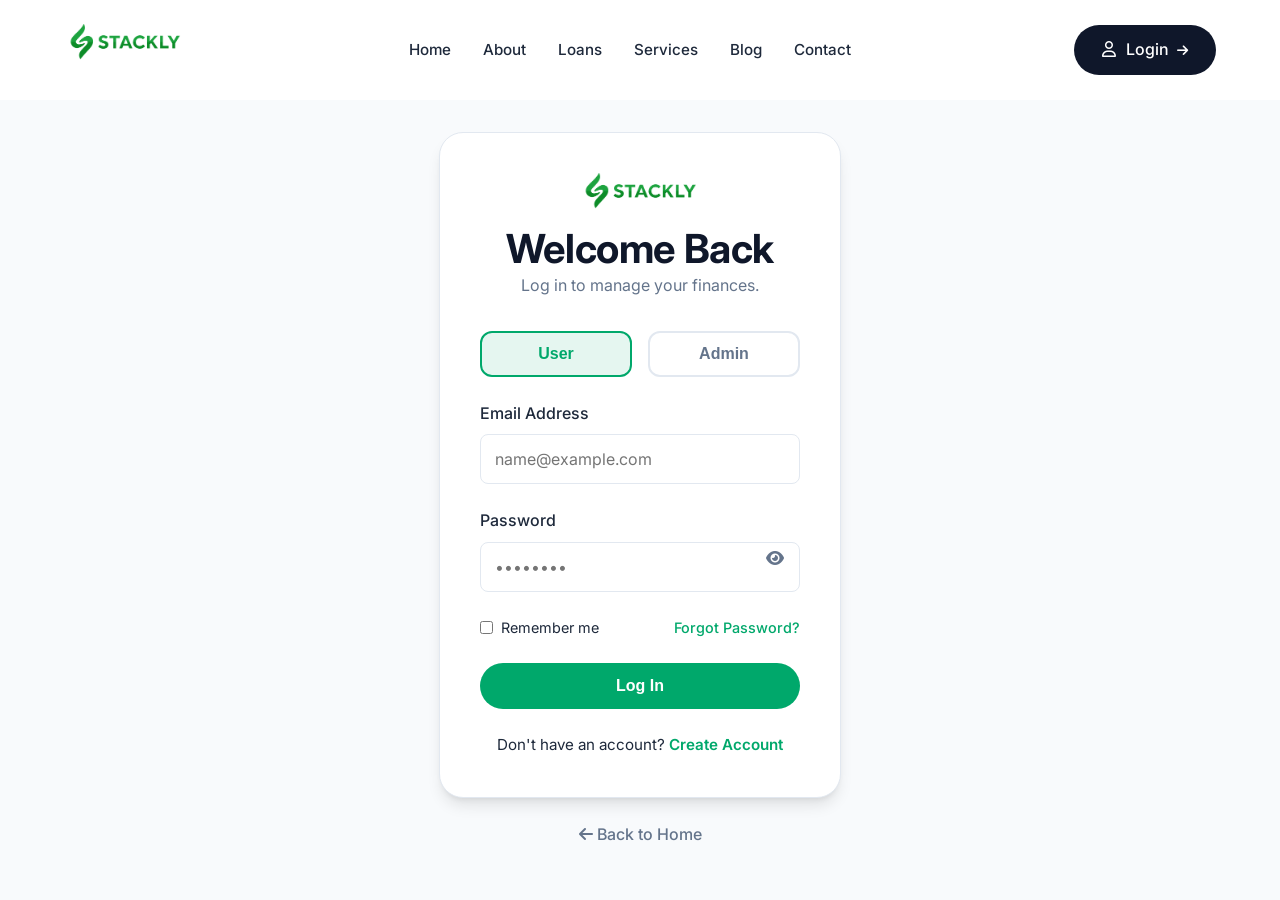
<file: login.html>
<!DOCTYPE html>
<html lang="en">
<head>
    <meta charset="UTF-8">
    <meta name="viewport" content="width=device-width, initial-scale=1.0">
    <title>Login - FINORA</title>
    <link rel="stylesheet" href="https://cdnjs.cloudflare.com/ajax/libs/font-awesome/6.4.0/css/all.min.css">
    <link rel="stylesheet" href="CSS/style.css">
    <style>
        body {
            background-color: var(--background-muted);
            display: flex;
            align-items: center;
            justify-content: center;
            min-height: 100vh;
        }
        .login-container {
            margin-top: 80px;

            width: 100%;
            max-width: 450px;
            padding: 24px;
        }
        .login-card {
            background: white;
            padding: 40px;
            border-radius: var(--border-radius-lg);
            box-shadow: var(--shadow-lg);
            border: 1px solid var(--border-color);
        }
        .login-header {
            text-align: center;
            margin-bottom: 32px;
        }
        .nav-brand {
            justify-content: center;
            margin-bottom: 16px;
        }
        .form-group {
            margin-bottom: 24px;
            position: relative;
        }
        .form-group label {
            display: block;
            margin-bottom: 8px;
            font-weight: 500;
        }
        .form-group input {
            width: 100%;
            padding: 14px;
            border: 1px solid var(--border-color);
            border-radius: var(--border-radius-sm);
            font-family: inherit;
            font-size: 1rem;
        }
        .form-group input:focus {
            outline: none;
            border-color: var(--primary-color);
        }
        .password-toggle {
            position: absolute;
            right: 16px;
            top: 42px;
            cursor: pointer;
            color: var(--text-muted);
        }
        .flex-between-login {
            display: flex;
            justify-content: space-between;
            align-items: center;
            margin-bottom: 24px;
            font-size: 0.9rem;
        }
        .back-home {
            display: block;
            text-align: center;
            margin-top: 24px;
            color: var(--text-muted);
            font-weight: 500;
        }
        #loginError {
            color: #ef4444;
            font-size: 0.9rem;
            margin-bottom: 16px;
            display: none;
        }
    
        .role-selector {
            display: flex;
            gap: 16px;
            margin-bottom: 24px;
        }
        .role-btn {
            flex: 1;
            padding: 12px;
            background: white;
            border: 2px solid var(--border-color);
            border-radius: var(--border-radius-md);
            color: var(--text-muted);
            font-weight: 600;
            font-size: 1rem;
            cursor: pointer;
            transition: all 0.3s ease;
        }
        .role-btn:hover {
            border-color: var(--primary-color);
            color: var(--primary-color);
        }
        .role-btn.active {
            background: rgba(0, 168, 107, 0.1);
            color: var(--primary-color);
            border-color: var(--primary-color);
        }

    </style>
    <link rel="stylesheet" href="CSS/responsive.css">
</head>
<body>
    <!-- Navbar -->
    <nav class="navbar">
        <div class="container">
            <a href="index.html" class="nav-brand"><img src="assets/logos.webp" alt="FINORA Logo" style="height: 36px; width: auto; object-fit: contain;"></a>
            <ul class="nav-links">
                <li><a href="index.html">Home</a></li>
                <li><a href="about.html">About</a></li>
                <li><a href="loans.html">Loans</a></li>
                <li><a href="services.html">Services</a></li>
                <li><a href="blog.html">Blog</a></li>
                <li><a href="contact.html">Contact</a></li>
            </ul>
            <div class="nav-actions">
                <a href="login.html" class="btn btn-login"><i class="fa-regular fa-user" style="margin-right: 6px;"></i> Login <i class="fa-solid fa-arrow-right" style="margin-left: 4px; font-size: 0.8rem;"></i></a>
            </div>
            <button class="hamburger" aria-label="Menu"><div class="hamburger-lines"><span></span><span></span><span></span></div></button>
        </div>
    </nav>


    <div class="login-container fade-in">
        <div class="login-card">
            <div class="login-header">
                <a href="index.html" class="nav-brand"><img src="assets/logos.webp" alt="FINORA Logo" style="height: 36px; width: auto; object-fit: contain;"></a>
                <h2>Welcome Back</h2>
                <p class="text-muted">Log in to manage your finances.</p>
            </div>
            
            <div class="role-selector" id="roleSelector">
                <button type="button" class="role-btn active" data-role="user">User</button>
                <button type="button" class="role-btn" data-role="admin">Admin</button>
            </div>
            
            <div id="loginError">Invalid email or password format.</div>
            
            <form id="loginForm">
                <div class="form-group">
                    <label>Email Address</label>
                    <input type="email" id="email" required placeholder="name@example.com">
                </div>
                <div class="form-group">
                    <label>Password</label>
                    <input type="password" id="password" required placeholder="••••••••">
                    <i class="fa-solid fa-eye password-toggle" id="togglePassword"></i>
                </div>
                
                <div class="flex-between-login">
                    <label style="display:flex; align-items:center; gap:8px; cursor:pointer;">
                        <input type="checkbox"> Remember me
                    </label>
                    <a href="404.html" style="color:var(--primary-color); font-weight:500;">Forgot Password?</a>
                </div>
                
                <button type="submit" class="btn btn-primary" style="width:100%;">Log In</button>
            </form>
            
            <div style="text-align:center; margin-top:24px; font-size:0.95rem;">
                Don't have an account? <a href="404.html" style="color:var(--primary-color); font-weight:600;">Create Account</a>
            </div>
        </div>
        <a href="index.html" class="back-home"><i class="fa-solid fa-arrow-left"></i> Back to Home</a>
    </div>

    <script src="JS/script.js"></script>
    <script src="JS/login.js"></script>
    <script src="JS/mobile-nav.js"></script>
</body>
</html>
</file>
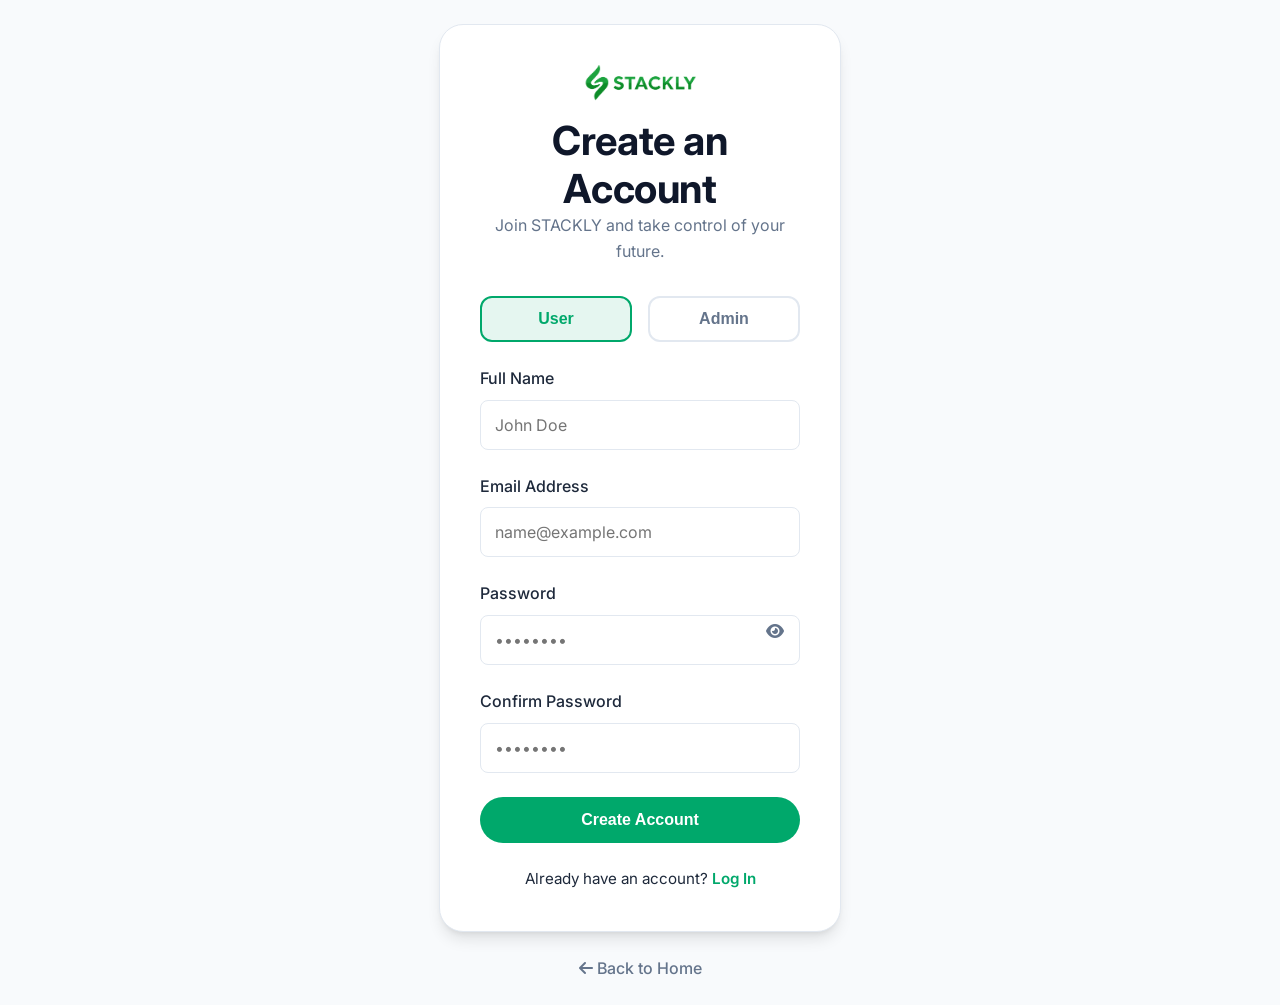
<file: signup.html>
<!DOCTYPE html>
<html lang="en">
<head>
    <meta charset="UTF-8">
    <meta name="viewport" content="width=device-width, initial-scale=1.0">
    <title>Sign Up - STACKLY</title>
    <link rel="stylesheet" href="https://cdnjs.cloudflare.com/ajax/libs/font-awesome/6.4.0/css/all.min.css">
    <link rel="stylesheet" href="CSS/style.css">
    <style>
        body {
            background-color: var(--background-muted);
            display: flex;
            align-items: center;
            justify-content: center;
            min-height: 100vh;
        }
        .login-container {
            

            width: 100%;
            max-width: 450px;
            padding: 24px;
        }
        .login-card {
            background: white;
            padding: 40px;
            border-radius: var(--border-radius-lg);
            box-shadow: var(--shadow-lg);
            border: 1px solid var(--border-color);
        }
        .login-header {
            text-align: center;
            margin-bottom: 32px;
        }
        .nav-brand {
            justify-content: center;
            margin-bottom: 16px;
        }
        .form-group {
            margin-bottom: 24px;
            position: relative;
        }
        .form-group label {
            display: block;
            margin-bottom: 8px;
            font-weight: 500;
        }
        .form-group input {
            width: 100%;
            padding: 14px;
            border: 1px solid var(--border-color);
            border-radius: var(--border-radius-sm);
            font-family: inherit;
            font-size: 1rem;
        }
        .form-group input:focus {
            outline: none;
            border-color: var(--primary-color);
        }
        .password-toggle {
            position: absolute;
            right: 16px;
            top: 42px;
            cursor: pointer;
            color: var(--text-muted);
        }
        .flex-between-login {
            display: flex;
            justify-content: space-between;
            align-items: center;
            margin-bottom: 24px;
            font-size: 0.9rem;
        }
        .back-home {
            display: block;
            text-align: center;
            margin-top: 24px;
            color: var(--text-muted);
            font-weight: 500;
        }
        #loginError {
            color: #ef4444;
            font-size: 0.9rem;
            margin-bottom: 16px;
            display: none;
        }
    
        .role-selector {
            display: flex;
            gap: 16px;
            margin-bottom: 24px;
        }
        .role-btn {
            flex: 1;
            padding: 12px;
            background: white;
            border: 2px solid var(--border-color);
            border-radius: var(--border-radius-md);
            color: var(--text-muted);
            font-weight: 600;
            font-size: 1rem;
            cursor: pointer;
            transition: all 0.3s ease;
        }
        .role-btn:hover {
            border-color: var(--primary-color);
            color: var(--primary-color);
        }
        .role-btn.active {
            background: rgba(0, 168, 107, 0.1);
            color: var(--primary-color);
            border-color: var(--primary-color);
        }

    </style>
    <link rel="stylesheet" href="CSS/responsive.css">
</head>
<body>
    


    <div class="login-container fade-in">
        <div class="login-card">
            <div class="login-header">
                <a href="index.html" class="nav-brand"><img src="assets/logos.webp" alt="STACKLY Logo" style="height: 36px; width: auto; object-fit: contain;"></a>
                <h2>Create an Account</h2>
                <p class="text-muted">Join STACKLY and take control of your future.</p>
            </div>
            
            <div class="role-selector" id="roleSelector">
                <button type="button" class="role-btn active" data-role="user">User</button>
                <button type="button" class="role-btn" data-role="admin">Admin</button>
            </div>
            
            <div id="loginError">Invalid email or password format.</div>
            
            <form id="loginForm">
                
                <div class="form-group">
                    <label>Full Name</label>
                    <input type="text" id="fullname" required placeholder="John Doe" oninput="this.value = this.value.replace(/[^a-zA-Z\s]/g, '')">
                </div>
                <div class="form-group">
                    <label>Email Address</label>
                    <input type="email" id="email" required placeholder="name@example.com">
                </div>
                <div class="form-group">
                    <label>Password</label>
                    <input type="password" id="password" required placeholder="••••••••">
                    <i class="fa-solid fa-eye password-toggle" id="togglePassword"></i>
                </div>

                <div class="form-group">
                    <label>Confirm Password</label>
                    <input type="password" id="confirm_password" required placeholder="••••••••">
                </div>

                
                
                
                <button type="submit" class="btn btn-primary" style="width:100%;">Create Account</button>
            </form>
            
            <div style="text-align:center; margin-top:24px; font-size:0.95rem;">
                Already have an account? <a href="login.html" style="color:var(--primary-color); font-weight:600;">Log In</a>
            </div>
        </div>
        <a href="index.html" class="back-home"><i class="fa-solid fa-arrow-left"></i> Back to Home</a>
    </div>

    <script src="JS/script.js"></script>
    <script src="JS/signup.js"></script>
    <script src="JS/mobile-nav.js"></script>
</body>
</html>
</file>
<file: CSS/style.css>
@import url('https://fonts.googleapis.com/css2?family=Inter:wght@400;500;600;700;800&display=swap');

:root {
    --primary-color: #00A86B; /* Emerald green from reference */
    --primary-dark: #008756;
    --secondary-color: #0F172A; /* Deep navy */
    --background-light: #FFFFFF;
    --background-muted: #F8FAFC;
    --text-main: #1E293B;
    --text-muted: #64748B;
    --border-color: #E2E8F0;
    --accent-color: #10B981;
    --shadow-sm: 0 1px 2px 0 rgb(0 0 0 / 0.05);
    --shadow-md: 0 4px 6px -1px rgb(0 0 0 / 0.1), 0 2px 4px -2px rgb(0 0 0 / 0.1);
    --shadow-lg: 0 10px 15px -3px rgb(0 0 0 / 0.1), 0 4px 6px -4px rgb(0 0 0 / 0.1);
    --border-radius-sm: 8px;
    --border-radius-md: 12px;
    --border-radius-lg: 24px;
    --border-radius-pill: 9999px;
    --transition-speed: 0.3s;
}

* {
    margin: 0;
    padding: 0;
    box-sizing: border-box;
}

body {
    font-family: 'Inter', sans-serif;
    color: var(--text-main);
    background-color: var(--background-light);
    line-height: 1.6;
    /* overflow-x: hidden removed to fix GSAP ScrollTrigger */
}

a {
    text-decoration: none;
    color: inherit;
}

ul {
    list-style: none;
}

img {
    max-width: 100%;
    height: auto;
    display: block;
}

/* Typography */
h1, h2, h3, h4, h5, h6 {
    color: var(--secondary-color);
    font-weight: 700;
    line-height: 1.2;
}

h1 { font-size: 3.5rem; letter-spacing: -0.02em; }
h2 { font-size: 2.5rem; letter-spacing: -0.01em; }
h3 { font-size: 1.5rem; }
.text-muted { color: var(--text-muted); }
.text-primary { color: var(--primary-color); }
.text-center { text-align: center; }

/* Layout Utilities */
.container {
    width: 100%;
    max-width: 1200px;
    margin: 0 auto;
    padding: 0 24px;
}

.section {
    padding: 80px 0;
}

.section-light { background-color: var(--background-light); }
.section-muted { background-color: var(--background-muted); }

.flex-between {
    display: flex;
    justify-content: space-between;
    align-items: center;
}

.flex-center {
    display: flex;
    justify-content: center;
    align-items: center;
}

.grid {
    display: grid;
    gap: 24px;
}

.grid-2 { display: grid; grid-template-columns: repeat(2, 1fr); }
.grid-3 { display: grid; grid-template-columns: repeat(3, 1fr); }
.grid-4 { display: grid; grid-template-columns: repeat(4, 1fr); }

/* Buttons */
.btn {
    display: inline-block;
    padding: 14px 28px;
    border-radius: var(--border-radius-pill);
    font-weight: 600;
    cursor: pointer;
    transition: all var(--transition-speed) ease;
    border: none;
    font-size: 1rem;
}

.btn-primary {
    background-color: var(--primary-color);
    color: white;
}
.btn-primary:hover {
    background-color: var(--primary-dark);
    transform: translateY(-2px);
    box-shadow: var(--shadow-md);
}

.btn-secondary {
    background-color: var(--secondary-color);
    color: white;
}
.btn-secondary:hover {
    background-color: #1E293B;
    transform: translateY(-2px);
    box-shadow: var(--shadow-md);
}

.btn-outline {
    background-color: transparent;
    color: var(--secondary-color);
    border: 2px solid var(--border-color);
}
.btn-outline:hover {
    border-color: var(--secondary-color);
}

/* Badge */
.badge {
    display: inline-flex;
    align-items: center;
    padding: 6px 16px;
    background-color: rgba(0, 168, 107, 0.1);
    color: var(--primary-color);
    border-radius: var(--border-radius-pill);
    font-size: 0.875rem;
    font-weight: 600;
    margin-bottom: 16px;
}

/* Navbar */
.navbar {
    position: fixed;
    top: 0;
    left: 0;
    width: 100%;
    background-color: rgba(255, 255, 255, 0.95);
    backdrop-filter: blur(10px);
    z-index: 1000;
    padding: 24px 0;
    transition: all var(--transition-speed);
}

.navbar .container {
    display: flex;
    justify-content: space-between;
    align-items: center;
}

.nav-brand {
    font-size: 1.5rem;
    font-weight: 800;
    color: var(--secondary-color);
    display: flex;
    align-items: center;
    gap: 8px;
}
.nav-brand span { color: var(--primary-color); }

.nav-links {
    display: flex;
    gap: 32px;
}

.nav-links a {
    color: var(--text-main);
    font-weight: 500;
    font-size: 0.95rem;
    transition: color var(--transition-speed);
}

.nav-links a:hover, .nav-links a.active {
    color: var(--primary-color);
}

.nav-actions {
    display: flex;
    gap: 16px;
    align-items: center;
}

.hamburger {
    display: none;
    background: none;
    border: none;
    font-size: 1.5rem;
    color: var(--secondary-color);
    cursor: pointer;
}

/* Footer */
.footer {
    background-color: var(--secondary-color);
    color: white;
    padding: 80px 0 40px;
}

.footer-grid {
    display: grid;
    grid-template-columns: 2fr 1fr 1fr 1fr;
    gap: 40px;
    margin-bottom: 40px;
}

.footer-brand {
    font-size: 1.5rem;
    font-weight: 800;
    margin-bottom: 16px;
}

.footer-brand span { color: var(--primary-color); }

.footer-text {
    color: #94A3B8;
    margin-bottom: 24px;
    max-width: 300px;
}

.footer-links h4 {
    color: white;
    margin-bottom: 20px;
    font-size: 1.1rem;
}

.footer-links ul li {
    margin-bottom: 12px;
}

.footer-links ul li a {
    color: #94A3B8;
    transition: color var(--transition-speed);
}

.footer-links ul li a:hover {
    color: white;
}

.footer-bottom {
    border-top: 1px solid rgba(255,255,255,0.1);
    padding-top: 24px;
    display: flex;
    justify-content: space-between;
    color: #94A3B8;
    font-size: 0.9rem;
}

/* Cards */
.card {
    background: white;
    border-radius: var(--border-radius-lg);
    padding: 32px;
    box-shadow: var(--shadow-sm);
    border: 1px solid var(--border-color);
    transition: transform var(--transition-speed), box-shadow var(--transition-speed);
}

.card:hover {
    transform: translateY(-5px);
    box-shadow: var(--shadow-lg);
}

.card-icon {
    width: 60px;
    height: 60px;
    border-radius: var(--border-radius-md);
    background: rgba(0, 168, 107, 0.1);
    color: var(--primary-color);
    display: flex;
    align-items: center;
    justify-content: center;
    font-size: 1.5rem;
    margin-bottom: 20px;
}

.card-title {
    font-size: 1.25rem;
    margin-bottom: 12px;
}

/* Animations */
.fade-in {
    opacity: 0;
    transform: translateY(20px);
    transition: opacity 0.6s ease-out, transform 0.6s ease-out;
}

.fade-in.visible {
    opacity: 1;
    transform: translateY(0);
}

/* Responsive rules moved to CSS/responsive.css */

/* Added btn-login globally */
.btn-login {
    background-color: var(--secondary-color);
    color: white;
    border-radius: 999px;
    padding: 12px 28px;
    font-size: 1rem;
    font-weight: 500;
}
.btn-login:hover { background-color: #000; transform: none; box-shadow: none; }


/* =========================================
   Global FAQ Accordion
   ========================================= */
.faq-question {
    display: flex;
    justify-content: space-between;
    align-items: center;
    cursor: pointer;
    font-weight: 600;
    transition: color 0.3s ease;
}
.faq-answer {
    max-height: 0;
    overflow: hidden;
    opacity: 0;
    transition: max-height 0.3s ease, opacity 0.3s ease, margin-top 0.3s ease;
    margin-top: 0;
}
.faq-item.active .faq-answer {
    max-height: 200px;
    opacity: 1;
    margin-top: 12px;
}
.faq-item .fa-chevron-down {
    transition: transform 0.3s ease;
}
.faq-item.active .fa-chevron-down {
    transform: rotate(180deg);
}

.faq-item {
    border: 1px solid var(--border-color);
    border-radius: var(--border-radius-md);
    margin-bottom: 16px;
    background: white;
    padding: 24px;
}
</file>
<file: CSS/index.css>
/* Homepage Specific Styles exactly matching the reference */
:root {
    --primary-color: #00A86B;
    --navy-dark: #0A1320;
    --bg-gradient: linear-gradient(145deg, #F0F9F5 0%, #FFFFFF 100%);
    --bg-badge: #E8F6ED;
}

body {
    background-color: #FFFFFF;
}

/* Typography tweaks */
h1 { font-size: 4.5rem; line-height: 1.1; letter-spacing: -0.03em; color: var(--navy-dark); font-weight: 800; margin-bottom: 20px; }
h2 { font-size: 3rem; line-height: 1.2; letter-spacing: -0.02em; color: var(--navy-dark); font-weight: 800; margin-bottom: 24px; }
.text-primary { color: var(--primary-color); }
p { font-size: 1.1rem; color: #475569; line-height: 1.6; }

/* Buttons */
.btn-login {
    background-color: var(--navy-dark);
    color: white;
    border-radius: 999px;
    padding: 12px 28px;
    font-size: 1rem;
    font-weight: 500;
}
.btn-login:hover { background-color: #000; transform: none; box-shadow: none; }

.btn-watch {
    background: transparent;
    color: var(--navy-dark);
    font-weight: 600;
    display: inline-flex;
    align-items: center;
    gap: 8px;
    padding: 12px 16px;
}
.btn-watch i {
    font-size: 1.2rem;
}

/* Badge */
.badge {
    background-color: var(--bg-badge);
    color: var(--primary-color);
    padding: 6px 16px;
    border-radius: 999px;
    font-size: 0.85rem;
    font-weight: 600;
    display: inline-block;
    margin-bottom: 24px;
}

/* Navbar active state */
.nav-links a { color: #475569; }
.nav-links a.active {
    color: var(--primary-color);
    position: relative;
}
.nav-links a.active::after {
    content: '';
    position: absolute;
    bottom: -6px;
    left: 0;
    width: 100%;
    height: 2px;
    background-color: var(--primary-color);
}

/* Handwritten Font */
.handwritten {
    font-family: 'Caveat', cursive;
    color: #94A3B8;
    line-height: 1;
    position: absolute;
    transform: rotate(-10deg);
}

/* Hero Section */
.hero {
    background: var(--bg-gradient);
    padding: 140px 0 80px;
    position: relative;
    overflow: visible;
}
.hero-grid {
    display: grid;
    grid-template-columns: 1fr 1fr;
    gap: 40px;
    align-items: center;
}
.hero-content p { max-width: 500px; margin-bottom: 40px; }
.hero-actions { display: flex; gap: 16px; margin-bottom: 40px; align-items: center; }

/* Trust Badges */
.trust-badges {
    display: flex;
    gap: 32px;
}
.trust-badge {
    display: flex;
    align-items: center;
    gap: 12px;
}
.trust-badge .icon-circle {
    width: 36px;
    height: 36px;
    background: transparent;
    border: 1.5px solid #E2E8F0;
    border-radius: 50%;
    display: flex;
    align-items: center;
    justify-content: center;
    color: var(--primary-color);
    font-size: 1.1rem;
}
.trust-badge strong { display: block; font-size: 0.9rem; color: var(--navy-dark); }
.trust-badge span { display: block; font-size: 0.8rem; color: #94A3B8; }

/* Hero Image & Floating Cards */
.hero-image, .hero-image-wrapper {
    position: relative;
    z-index: 1;
}
.hero-image .main-img, .hero-image-wrapper .main-img {
    width: 100%;
    border-radius: 24px;
    object-fit: cover;
}

.hero-hw {
    top: -20px;
    right: 40px;
    font-size: 2.5rem;
    text-align: right;
    opacity: 0.8;
}

.floating-card {
    position: absolute;
    background: white;
    padding: 16px 20px;
    border-radius: 16px;
    box-shadow: 0 10px 25px -5px rgba(0,0,0,0.1);
    z-index: 2;
}

.floating-card.top-left {
    top: 40px;
    left: -40px;
    width: 180px;
}
.top-left .growth-indicator {
    font-size: 0.75rem;
    color: #10B981;
    font-weight: 600;
    margin-top: 4px;
}
.top-left .chart-icon {
    position: absolute;
    right: 16px;
    top: 30px;
    opacity: 0.8;
}

.floating-card.middle-left {
    top: 50%;
    left: -60px;
    transform: translateY(-50%);
    display: flex;
    gap: 12px;
    align-items: center;
}
.icon-bg-yellow {
    width: 40px;
    height: 40px;
    background: #FFF7ED;
    color: #F59E0B;
    border-radius: 12px;
    display: flex;
    align-items: center;
    justify-content: center;
    font-size: 1.2rem;
}

.floating-card.bottom-right {
    bottom: 60px;
    right: -20px;
}
.bars { display: flex; align-items: flex-end; gap: 4px; height: 35px; }
.bars .bar { width: 8px; background: #10B981; border-radius: 2px; }
.bars .bar:nth-child(4) { background: #E2E8F0; }

/* Services Row */
.services-row {
    padding: 0 0 80px 0;
    position: relative;
    z-index: 10;
    margin-top: -30px;
    background: transparent;
}
.services-wrapper {
    display: flex;
    justify-content: space-between;
    background: white;
    padding: 32px 40px;
    border-radius: 24px;
    box-shadow: 0 4px 20px rgba(0,0,0,0.05);
    border: 1px solid #F1F5F9;
}
.service-item {
    text-align: center;
}
.service-icon {
    width: 48px;
    height: 48px;
    background: #F1F5F9;
    color: #334155;
    border-radius: 12px;
    display: flex;
    align-items: center;
    justify-content: center;
    font-size: 1.25rem;
    margin: 0 auto 12px;
}
.service-item h4 { font-size: 0.95rem; font-weight: 700; color: var(--navy-dark); margin-bottom: 4px; }
.service-item p { font-size: 0.8rem; color: #94A3B8; }

/* About Section */
.about-section {
    padding: 100px 0;
}
.about-stats {
    display: flex;
    gap: 40px;
    margin-top: 20px;
}
.stat-number { font-size: 2rem; font-weight: 800; color: var(--primary-color); line-height: 1; margin-bottom: 4px; }
.stat-label { font-size: 0.9rem; color: var(--navy-dark); font-weight: 600; }

.about-image-wrapper {
    position: relative;
}
.about-img {
    border-radius: 24px;
    width: 100%;
    height: 500px;
    object-fit: cover;
}
.glass-card {
    position: absolute;
    bottom: 24px;
    left: -40px;
    background: rgba(255, 255, 255, 0.2);
    backdrop-filter: blur(12px);
    -webkit-backdrop-filter: blur(12px);
    border: 1px solid rgba(255, 255, 255, 0.3);
    padding: 32px;
    border-radius: 20px;
    color: white;
}
.glass-card h3 {
    color: white;
    font-size: 1.75rem;
    font-weight: 600;
    line-height: 1.3;
    margin-bottom: 16px;
}
.glass-card .green-line {
    width: 40px;
    height: 3px;
    background: var(--primary-color);
}

/* Tools Section */
.tools-section {
    padding: 100px 0 140px;
    position: relative;
    overflow: hidden;
}
.bg-circle {
    position: absolute;
    right: -10%;
    top: 50%;
    transform: translateY(-50%);
    width: 600px;
    height: 600px;
    background: radial-gradient(circle, rgba(0,168,107,0.05) 0%, rgba(255,255,255,0) 70%);
    border-radius: 50%;
    z-index: 0;
}
.app-mockup {
    width: 80%;
    margin: 0 auto;
    display: block;
    border-radius: 32px;
    box-shadow: 0 20px 40px rgba(0,0,0,0.1);
}
.feature-list-checks {
    list-style: none;
    margin-bottom: 32px;
}
.feature-list-checks li {
    display: flex;
    align-items: center;
    gap: 12px;
    margin-bottom: 16px;
    font-size: 1.1rem;
    color: var(--navy-dark);
    font-weight: 500;
}
.feature-list-checks li i {
    color: var(--primary-color);
    font-size: 1.25rem;
}

.tools-hw {
    right: 0;
    bottom: -60px;
    font-size: 2.5rem;
}

/* Responsive Overrides */
@media (max-width: 1024px) {
    h1 { font-size: 3.5rem; }
    h2 { font-size: 2.5rem; }
    .hero-grid, .about-section .grid-2, .tools-section .grid-2 { grid-template-columns: 1fr; gap: 60px; }
    .floating-card.top-left { left: 20px; }
    .floating-card.middle-left { left: 20px; }
    .services-wrapper { flex-wrap: wrap; gap: 24px; justify-content: center; }
    .service-item { width: 30%; }
    .glass-card { left: 24px; }
    .tools-hw { right: 20px; }
}

@media (max-width: 768px) {
    h1 { font-size: 2.8rem; }
    .trust-badges { flex-direction: column; gap: 16px; }
    .service-item { width: 45%; }
    .about-stats { flex-direction: column; gap: 24px; }
}

@media (max-width: 480px) {
    h1 { font-size: 2.2rem; }
    h2 { font-size: 2rem; }
    .service-item { width: 100%; }
    .hero-hw { display: none; }
    .tools-hw { display: none; }
}


/* NEW SECTIONS CSS */

/* Global Reach */
.global-reach { padding: 80px 0; background: var(--navy-dark); color: white; text-align: center; }
.global-reach h2 { color: white; margin-bottom: 40px; }
.global-grid { display: grid; grid-template-columns: repeat(3, 1fr); gap: 40px; }
.global-stat h3 { font-size: 3rem; color: var(--primary-color); margin-bottom: 8px; }
.global-stat p { color: #94A3B8; font-size: 1.1rem; }

/* Testimonials */
.testimonials { padding: 100px 0; background: #F8FAFC; }
.testi-grid { display: grid; grid-template-columns: repeat(3, 1fr); gap: 30px; margin-top: 40px; }
.testi-card { background: white; padding: 40px; border-radius: 20px; box-shadow: var(--shadow-sm); position: relative; }
.testi-quote { font-size: 2rem; color: rgba(0,168,107,0.1); margin-bottom: 20px; display: block; }
.testi-card p { font-style: italic; margin-bottom: 24px; color: #475569; }
.testi-author { display: flex; align-items: center; gap: 16px; }
.testi-author img { width: 50px; height: 50px; border-radius: 50%; object-fit: cover; }
.testi-author-info h4 { font-size: 1rem; margin-bottom: 4px; color: var(--navy-dark); }
.testi-author-info span { font-size: 0.85rem; color: var(--primary-color); }

/* Download App */
.download-app { padding: 100px 0; background: var(--primary-color); color: white; overflow: hidden; }
.download-grid { display: grid; grid-template-columns: 1fr 1fr; gap: 60px; align-items: center; }
.download-text h2 { color: white; font-size: 3rem; margin-bottom: 24px; }
.download-text p { color: rgba(255,255,255,0.9); font-size: 1.2rem; margin-bottom: 40px; max-width: 500px; }
.app-buttons { display: flex; gap: 20px; }
.app-btn { background: var(--navy-dark); color: white; display: flex; align-items: center; gap: 12px; padding: 12px 24px; border-radius: 12px; cursor: pointer; transition: transform 0.3s; }
.app-btn:hover { transform: translateY(-5px); }
.app-btn i { font-size: 2rem; }
.app-btn span { font-size: 0.7rem; text-transform: uppercase; letter-spacing: 1px; color: #94A3B8; }

/* How It Works */
.how-it-works { background: #FFFFFF; }
.how-grid { display: grid; gap: 40px; }
.how-card { height: 100%; display: flex; flex-direction: column; justify-content: flex-start; transition: transform 0.3s, box-shadow 0.3s; }
.how-card:hover { transform: translateY(-10px); box-shadow: 0 20px 40px rgba(0,0,0,0.08); }

/* Ecosystem / Products */
.products-section { background: #F8FAFC; }
.products-container::-webkit-scrollbar { height: 8px; }
.products-container::-webkit-scrollbar-track { background: transparent; }
.products-container::-webkit-scrollbar-thumb { background: #CBD5E1; border-radius: 4px; }
.product-card { transition: transform 0.3s; }
.product-card:hover { transform: translateY(-10px); }

/* FAQ Section */
.faq-section { background: white; }
.faq-item { transition: box-shadow 0.3s; }
.faq-item:hover { box-shadow: 0 10px 20px rgba(0,0,0,0.05); }

@media (max-width: 1024px) {
    .global-grid, .testi-grid, .download-grid, .how-grid { grid-template-columns: 1fr; gap: 40px; }
    .download-text { text-align: center; }
    .download-text p { margin: 0 auto 40px; }
    .app-buttons { justify-content: center; flex-direction: column; align-items: center; }
}


.app-showcase-img {
    width: 100%;
    max-width: 400px;
    display: block;
    margin: 0 auto;
    filter: drop-shadow(0 20px 30px rgba(0,0,0,0.3));
    position: relative;
    z-index: 2;
}

/* =========================================
   Marquee Animation for Ecosystem Section
   ========================================= */
.marquee-wrapper {
    overflow: hidden;
    width: 100%;
    position: relative;
    display: flex;
    padding: 20px 0;
}

/* Fade masks on the edges */
.marquee-wrapper::before, .marquee-wrapper::after {
    content: '';
    position: absolute;
    top: 0;
    width: 100px;
    height: 100%;
    z-index: 2;
    pointer-events: none;
}
.marquee-wrapper::before {
    left: 0;
    background: linear-gradient(to right, var(--background-light), transparent);
}
.marquee-wrapper::after {
    right: 0;
    background: linear-gradient(to left, var(--background-light), transparent);
}

.marquee-track {
    display: flex;
    gap: 30px;
    width: max-content;
    animation: marquee-scroll 25s linear infinite;
}

.marquee-track:hover {
    animation-play-state: paused;
}

@keyframes marquee-scroll {
    0% {
        transform: translateX(0);
    }
    100% {
        /* Translate exactly half of the track minus half a gap to perfectly loop */
        transform: translateX(calc(-50% - 15px));
    }
}


/* Hero section specific button overrides */
.hero-actions .btn-login {
    background-color: var(--primary-color) !important;
}
.hero-actions .btn-login:hover {
    background-color: #008756 !important;
}
.hero-actions .btn-watch {
    background-color: var(--primary-color) !important;
    color: white !important;
    border-radius: 999px;
    padding: 12px 28px;
}
.hero-actions .btn-watch:hover {
    background-color: #008756 !important;
    color: white !important;
}
</file>
<file: CSS/about.css>
/* About Page Styles */

/* Simple Hero Section */
.about-hero {
    padding: 180px 0 100px;
    text-align: center;
    background: linear-gradient(to bottom, #F0F9F5 0%, #FFFFFF 100%);
    position: relative;
    overflow: hidden;
}

.about-hero h1 {
    font-size: 4rem;
    color: var(--navy-dark);
    margin-bottom: 24px;
}

.about-hero p {
    font-size: 1.25rem;
    color: #475569;
    max-width: 700px;
    margin: 0 auto;
}

/* Our Story Section */
.story-section {
    padding: 100px 0;
    overflow: hidden;
}
.story-grid {
    display: grid;
    grid-template-columns: 1fr 1fr;
    gap: 60px;
    align-items: center;
}
.story-content h2 {
    font-size: 2.5rem;
    margin-bottom: 24px;
}
.story-image img {
    border-radius: 24px;
    box-shadow: 0 20px 40px rgba(0,0,0,0.1);
    width: 100%;
}

/* Core Values Section */
.values-section {
    padding: 100px 0;
    background-color: var(--navy-dark);
    color: white;
}
.values-section h2 {
    color: white;
    text-align: center;
    margin-bottom: 60px;
}
.values-grid {
    display: grid;
    grid-template-columns: repeat(3, 1fr);
    gap: 40px;
}
.value-card {
    background: rgba(255,255,255,0.05);
    padding: 40px;
    border-radius: 20px;
    border: 1px solid rgba(255,255,255,0.1);
    backdrop-filter: blur(10px);
}
.value-card i {
    font-size: 2.5rem;
    color: var(--primary-color);
    margin-bottom: 24px;
}
.value-card h3 {
    color: white;
    margin-bottom: 16px;
    font-size: 1.5rem;
}

/* Team Section */
.team-section {
    padding: 100px 0;
    background-color: #F8FAFC;
}
.team-header {
    text-align: center;
    margin-bottom: 60px;
}
.team-grid {
    display: grid;
    grid-template-columns: repeat(4, 1fr);
    gap: 30px;
}
.team-member {
    background: white;
    border-radius: 20px;
    overflow: hidden;
    box-shadow: 0 10px 30px rgba(0,0,0,0.05);
    transition: transform 0.3s ease;
}
.team-member:hover {
    transform: translateY(-10px);
}
.team-img-wrapper {
    height: 300px;
    overflow: hidden;
}
.team-img-wrapper img {
    width: 100%;
    height: 100%;
    object-fit: cover;
    transition: transform 0.5s ease;
}
.team-member:hover .team-img-wrapper img {
    transform: scale(1.1);
}
.team-info {
    padding: 24px;
    text-align: center;
}
.team-info h3 {
    font-size: 1.2rem;
    margin-bottom: 4px;
}
.team-info p {
    font-size: 0.9rem;
    color: var(--primary-color);
    font-weight: 600;
}

/* Timeline / Milestones Section */
.timeline-section {
    padding: 100px 0;
    overflow: hidden;
}
.timeline-header {
    text-align: center;
    margin-bottom: 80px;
}
.timeline {
    position: relative;
    max-width: 800px;
    margin: 0 auto;
}
.timeline::after {
    content: '';
    position: absolute;
    width: 2px;
    background: #E2E8F0;
    top: 0;
    bottom: 0;
    left: 50%;
    margin-left: -1px;
}
.timeline-item {
    padding: 10px 40px;
    position: relative;
    background-color: inherit;
    width: 50%;
}
.timeline-item::after {
    content: '';
    position: absolute;
    width: 20px;
    height: 20px;
    right: -10px;
    background-color: white;
    border: 4px solid var(--primary-color);
    top: 24px;
    border-radius: 50%;
    z-index: 1;
}
.left {
    left: 0;
}
.right {
    left: 50%;
}
.left::before {
    content: " ";
    height: 0;
    position: absolute;
    top: 22px;
    width: 0;
    z-index: 1;
    right: 30px;
    border: medium solid white;
    border-width: 10px 0 10px 10px;
    border-color: transparent transparent transparent white;
}
.right::before {
    content: " ";
    height: 0;
    position: absolute;
    top: 22px;
    width: 0;
    z-index: 1;
    left: 30px;
    border: medium solid white;
    border-width: 10px 10px 10px 0;
    border-color: transparent white transparent transparent;
}
.right::after {
    left: -10px;
}
.timeline-content {
    padding: 24px;
    background-color: white;
    position: relative;
    border-radius: 16px;
    box-shadow: 0 10px 30px rgba(0,0,0,0.05);
    border: 1px solid #F1F5F9;
}
.timeline-date {
    display: inline-block;
    padding: 4px 12px;
    background: var(--bg-badge);
    color: var(--primary-color);
    border-radius: 20px;
    font-weight: 700;
    margin-bottom: 12px;
    font-size: 0.85rem;
}

/* Join Us CTA */
.join-section {
    padding: 120px 0;
    background: var(--primary-color);
    text-align: center;
    color: white;
}
.join-section h2 {
    color: white;
    margin-bottom: 24px;
}
.join-section p {
    color: rgba(255,255,255,0.9);
    max-width: 600px;
    margin: 0 auto 40px;
}
.join-section .btn-login {
    background: var(--navy-dark);
}
.join-section .btn-login:hover {
    background: #000;
}

/* Responsive adjustments */
@media (max-width: 1024px) {
    .story-grid { grid-template-columns: 1fr; gap: 40px; }
    .team-grid { grid-template-columns: repeat(2, 1fr); }
}
@media (max-width: 768px) {
    .values-grid { grid-template-columns: 1fr; }
    .timeline::after { left: 31px; }
    .timeline-item { width: 100%; padding-left: 70px; padding-right: 25px; }
    .timeline-item::before { left: 60px; border: medium solid white; border-width: 10px 10px 10px 0; border-color: transparent white transparent transparent; }
    .left::after, .right::after { left: 21px; }
    .right { left: 0%; }
}
@media (max-width: 480px) {
    .team-grid { grid-template-columns: 1fr; }
    .about-hero h1 { font-size: 2.8rem; }
}

/* =====================================================
   NEW ABOUT SECTIONS (Security, Global, Awards)
   ===================================================== */

.tech-grid {
    display: grid;
    grid-template-columns: repeat(2, 1fr);
    gap: 20px;
    margin-top: 32px;
}
.tech-box {
    background: var(--background-muted);
    padding: 20px;
    border-radius: 12px;
    border: 1px solid var(--border-color);
}
.tech-box i {
    font-size: 1.5rem;
    margin-bottom: 12px;
}
.tech-box h4 {
    margin-bottom: 4px;
    font-size: 1rem;
}
.tech-box p {
    font-size: 0.85rem;
    color: var(--text-muted);
    margin: 0;
}

.office-card {
    position: relative;
    overflow: hidden;
    padding-top: 40px;
}
.office-icon {
    width: 48px;
    height: 48px;
    background: rgba(0, 168, 107, 0.1);
    color: var(--primary-color);
    border-radius: 50%;
    display: flex;
    align-items: center;
    justify-content: center;
    font-size: 1.25rem;
    margin-bottom: 16px;
}
.office-card h3 { margin-bottom: 4px; }

.award-card {
    transition: transform 0.3s;
}
.award-card:hover {
    transform: translateY(-5px);
}
</file>
<file: CSS/responsive.css>
/* =====================================================
   GLOBAL RESPONSIVE - Mobile First Overrides
   Applied across ALL public pages via style.css
   ===================================================== */

/* Hamburger */
.hamburger {
    display: none;
    background: none;
    border: none;
    cursor: pointer;
    padding: 4px;
    z-index: 1002;
    position: relative;
}
.hamburger-lines {
    display: flex;
    flex-direction: column;
    gap: 5px;
    width: 28px;
}
.hamburger-lines span {
    display: block;
    height: 3px;
    width: 100%;
    background: var(--secondary-color, #0F172A);
    border-radius: 3px;
    transition: all 0.35s cubic-bezier(0.4, 0, 0.2, 1);
    transform-origin: center;
}
/* Hamburger X animation */
.hamburger.active .hamburger-lines span:nth-child(1) {
    transform: translateY(8px) rotate(45deg);
}
.hamburger.active .hamburger-lines span:nth-child(2) {
    opacity: 0;
    transform: scaleX(0);
}
.hamburger.active .hamburger-lines span:nth-child(3) {
    transform: translateY(-8px) rotate(-45deg);
}

/* ========== TABLET (1024px) ========== */
@media (max-width: 1024px) {
    .container { padding: 0 24px; }
    h1 { font-size: 2.8rem; }
    .section { padding: 64px 0; }
    .hero-grid { gap: 40px !important; }
    .grid-4 { grid-template-columns: repeat(2, 1fr); }
    .download-grid { gap: 40px !important; }
}

/* ========== MOBILE (768px) ========== */
@media (max-width: 768px) {
    /* CRITICAL: Lock viewport — no horizontal scroll at all */
    html, body {
        overflow-x: hidden !important;
        max-width: 100vw !important;
    }

    h1 { font-size: 2.2rem; }
    h2 { font-size: 1.8rem; }
    .section { padding: 48px 0; }

    /* Kill backdrop-filter so fixed children aren't trapped */
    .navbar {
        backdrop-filter: none !important;
        -webkit-backdrop-filter: none !important;
        transform: none !important;
        filter: none !important;
        width: 100vw !important;
        max-width: 100% !important;
        left: 0 !important;
        right: 0 !important;
        padding: 12px 0 !important;
    }
    .navbar .container {
        padding: 0 16px !important;
        max-width: 100% !important;
    }

    /* Hamburger button */
    button.hamburger {
        display: flex !important;
        outline: none !important;
        border: none !important;
        background: transparent !important;
        -webkit-tap-highlight-color: transparent;
        align-items: center;
        justify-content: center;
        width: 44px;
        height: 44px;
        min-width: 44px;
        z-index: 1003 !important;
        position: relative !important;
        flex-shrink: 0;
    }

    /* Full-screen slide-in nav menu */
    ul.nav-links {
        display: none !important;
        flex-direction: column !important;
        justify-content: center !important;
        align-items: center !important;
        position: fixed !important;
        top: 0 !important;
        left: 0 !important;
        right: 0 !important;
        bottom: 0 !important;
        width: 100vw !important;
        height: 100vh !important;
        height: 100dvh !important;
        background: var(--background-light, #FFFFFF) !important;
        padding: 0 24px 100px !important;
        margin: 0 !important;
        z-index: 1001 !important;
        gap: 8px !important;
        overflow-y: auto !important;
    }
    ul.nav-links.mobile-open {
        display: flex !important;
    }
    ul.nav-links li {
        width: 100%;
        max-width: 320px;
        text-align: center;
    }
    ul.nav-links li a {
        display: block !important;
        padding: 16px !important;
        border-radius: 12px !important;
        font-size: 1.3rem !important;
        font-weight: 600 !important;
        color: var(--secondary-color, #0F172A) !important;
        text-decoration: none !important;
        transition: all 0.2s ease !important;
    }
    ul.nav-links li a:hover, ul.nav-links li a.active {
        background: var(--background-muted, #F8FAFC) !important;
        color: var(--primary-color, #00A86B) !important;
    }

    /* Login button fixed at bottom of fullscreen menu */
    div.nav-actions {
        display: none !important;
    }
    div.nav-actions.mobile-open {
        display: flex !important;
        position: fixed !important;
        bottom: 0 !important;
        left: 0 !important;
        right: 0 !important;
        top: auto !important;
        padding: 20px 24px !important;
        padding-bottom: calc(20px + env(safe-area-inset-bottom)) !important;
        background: white !important;
        border-top: 1px solid var(--border-color, #E2E8F0) !important;
        z-index: 1002 !important;
        justify-content: center !important;
        align-items: center !important;
        margin: 0 !important;
        width: 100% !important;
    }
    div.nav-actions.mobile-open .btn-login {
        width: 100% !important;
        max-width: 320px !important;
        text-align: center !important;
        justify-content: center !important;
        display: flex !important;
    }

    /* Overlay (hidden unless active) */
    .mobile-overlay {
        display: none;
        position: fixed;
        top: 0; left: 0;
        width: 100vw; height: 100vh;
        background: rgba(0,0,0,0.4);
        z-index: 1000;
        opacity: 0;
        transition: opacity 0.35s ease;
    }
    .mobile-overlay.active {
        display: block;
        opacity: 1;
    }

    /* Grids */
    .grid-2, .grid-3, .grid-4 {
        grid-template-columns: 1fr !important;
    }
    .hero-grid { grid-template-columns: 1fr !important; text-align: center; }
    .hero-content { text-align: center; }
    .hero-actions { justify-content: center; }
    .trust-badges { justify-content: center; }

    /* Hero image */
    .hero-image-wrapper, .hero-image {
        max-width: 100% !important;
        margin: 0 auto;
    }
    /* Kill floating cards that overflow */
    .floating-card { display: none !important; }
    .hero-image-wrapper { position: relative !important; overflow: hidden !important; }

    /* Stats */
    .about-stats { flex-wrap: wrap; justify-content: center; }
    .global-grid { grid-template-columns: 1fr !important; }
    .testi-grid { grid-template-columns: 1fr !important; }
    .how-grid { grid-template-columns: 1fr !important; }

    /* Download App */
    .download-grid { grid-template-columns: 1fr !important; text-align: center; }
    .download-text { text-align: center; }
    .download-text p { margin: 0 auto 24px; }
    .app-buttons { justify-content: center; flex-wrap: wrap; }
    .app-showcase-img { max-width: 280px !important; }

    /* Footer */
    .footer-grid { grid-template-columns: 1fr !important; gap: 32px; }
    .footer-bottom { flex-direction: column; gap: 16px; text-align: center; }

    /* Products horizontal scroll */
    .products-container { flex-wrap: nowrap; overflow-x: auto; }

    /* Prevent any element from causing horizontal scroll */
    * { max-width: 100vw; }
    .container { max-width: 100% !important; overflow: hidden; }
    section { overflow: hidden; }
}

/* ========== SMALL MOBILE (480px) ========== */
@media (max-width: 480px) {
    h1 { font-size: 1.9rem; }
    h2 { font-size: 1.5rem; }
    .container { padding: 0 16px; }
    .section { padding: 40px 0; }
    .card { padding: 20px; }
    .btn { padding: 10px 18px; font-size: 0.9rem; }
    .hero-actions { flex-direction: column; align-items: center; gap: 12px; }
    .download-text h2 { font-size: 2rem; }
}

/* ========== VERY SMALL (375px) ========== */
@media (max-width: 375px) {
    h1 { font-size: 1.7rem; }
    .container { padding: 0 12px; }
}
</file>
<file: CSS/hero-covers.css>
/* =====================================================
   HERO COVER IMAGES - Per-page backgrounds
   ===================================================== */
/* index hero */
body.page-index .hero {
    background-image: linear-gradient(to right, rgba(15, 23, 42, 0.85), rgba(15, 23, 42, 0.4)), url('../assets/hero_home.webp') !important;
    background-size: cover !important;
    background-position: center !important;
    background-repeat: no-repeat !important;
}

/* about hero */
body.page-about .about-hero {
    background-image: linear-gradient(to right, rgba(15, 23, 42, 0.85), rgba(15, 23, 42, 0.4)), url('../assets/hero_about.webp') !important;
    background-size: cover !important;
    background-position: center !important;
    background-repeat: no-repeat !important;
}

/* services hero */
body.page-services .services-hero {
    background-image: linear-gradient(to right, rgba(15, 23, 42, 0.85), rgba(15, 23, 42, 0.4)), url('../assets/hero_services.webp') !important;
    background-size: cover !important;
    background-position: center !important;
    background-repeat: no-repeat !important;
}

/* blog hero */
body.page-blog .blog-hero {
    background-image: linear-gradient(to right, rgba(15, 23, 42, 0.85), rgba(15, 23, 42, 0.4)), url('../assets/hero_blog.webp') !important;
    background-size: cover !important;
    background-position: center !important;
    background-repeat: no-repeat !important;
}

/* loans hero */
body.page-loans .page-banner {
    background-image: linear-gradient(to right, rgba(15, 23, 42, 0.85), rgba(15, 23, 42, 0.4)), url('../assets/hero_loans.webp') !important;
    background-size: cover !important;
    background-position: center !important;
    background-repeat: no-repeat !important;
}

/* contact hero */
body.page-contact .page-banner {
    background-image: linear-gradient(to right, rgba(15, 23, 42, 0.85), rgba(15, 23, 42, 0.4)), url('../assets/hero_contact.webp') !important;
    background-size: cover !important;
    background-position: center !important;
    background-repeat: no-repeat !important;
}


/* Fix for Hero Subtext Readability */
.hero p,
.about-hero p,
.services-hero p,
.blog-hero p,
.page-banner p {
    color: #FFFFFF !important;
    text-shadow: 0 2px 4px rgba(0,0,0,0.8);
    font-weight: 500;
}

/* Fix for Trust Badges Readability */
.trust-badge strong,
.trust-badge span {
    color: #FFFFFF !important;
    text-shadow: 0 2px 4px rgba(0,0,0,0.8);
}

/* Make H1 text white as well since backgrounds are now dark */
.hero h1,
.about-hero h1,
.services-hero h1,
.blog-hero h1,
.page-banner h1 {
    color: #FFFFFF !important;
    text-shadow: 0 2px 4px rgba(0,0,0,0.5);
}


/* Fix for Outline Buttons on Dark Hero Backgrounds */
.hero-actions .btn-outline,
.page-banner .btn-outline,
.about-hero .btn-outline,
.services-hero .btn-outline,
.blog-hero .btn-outline {
    color: #FFFFFF !important;
    border-color: rgba(255, 255, 255, 0.4) !important;
}
.hero-actions .btn-outline:hover,
.page-banner .btn-outline:hover,
.about-hero .btn-outline:hover,
.services-hero .btn-outline:hover,
.blog-hero .btn-outline:hover {
    background: rgba(255, 255, 255, 0.1) !important;
    border-color: #FFFFFF !important;
}
</file>
